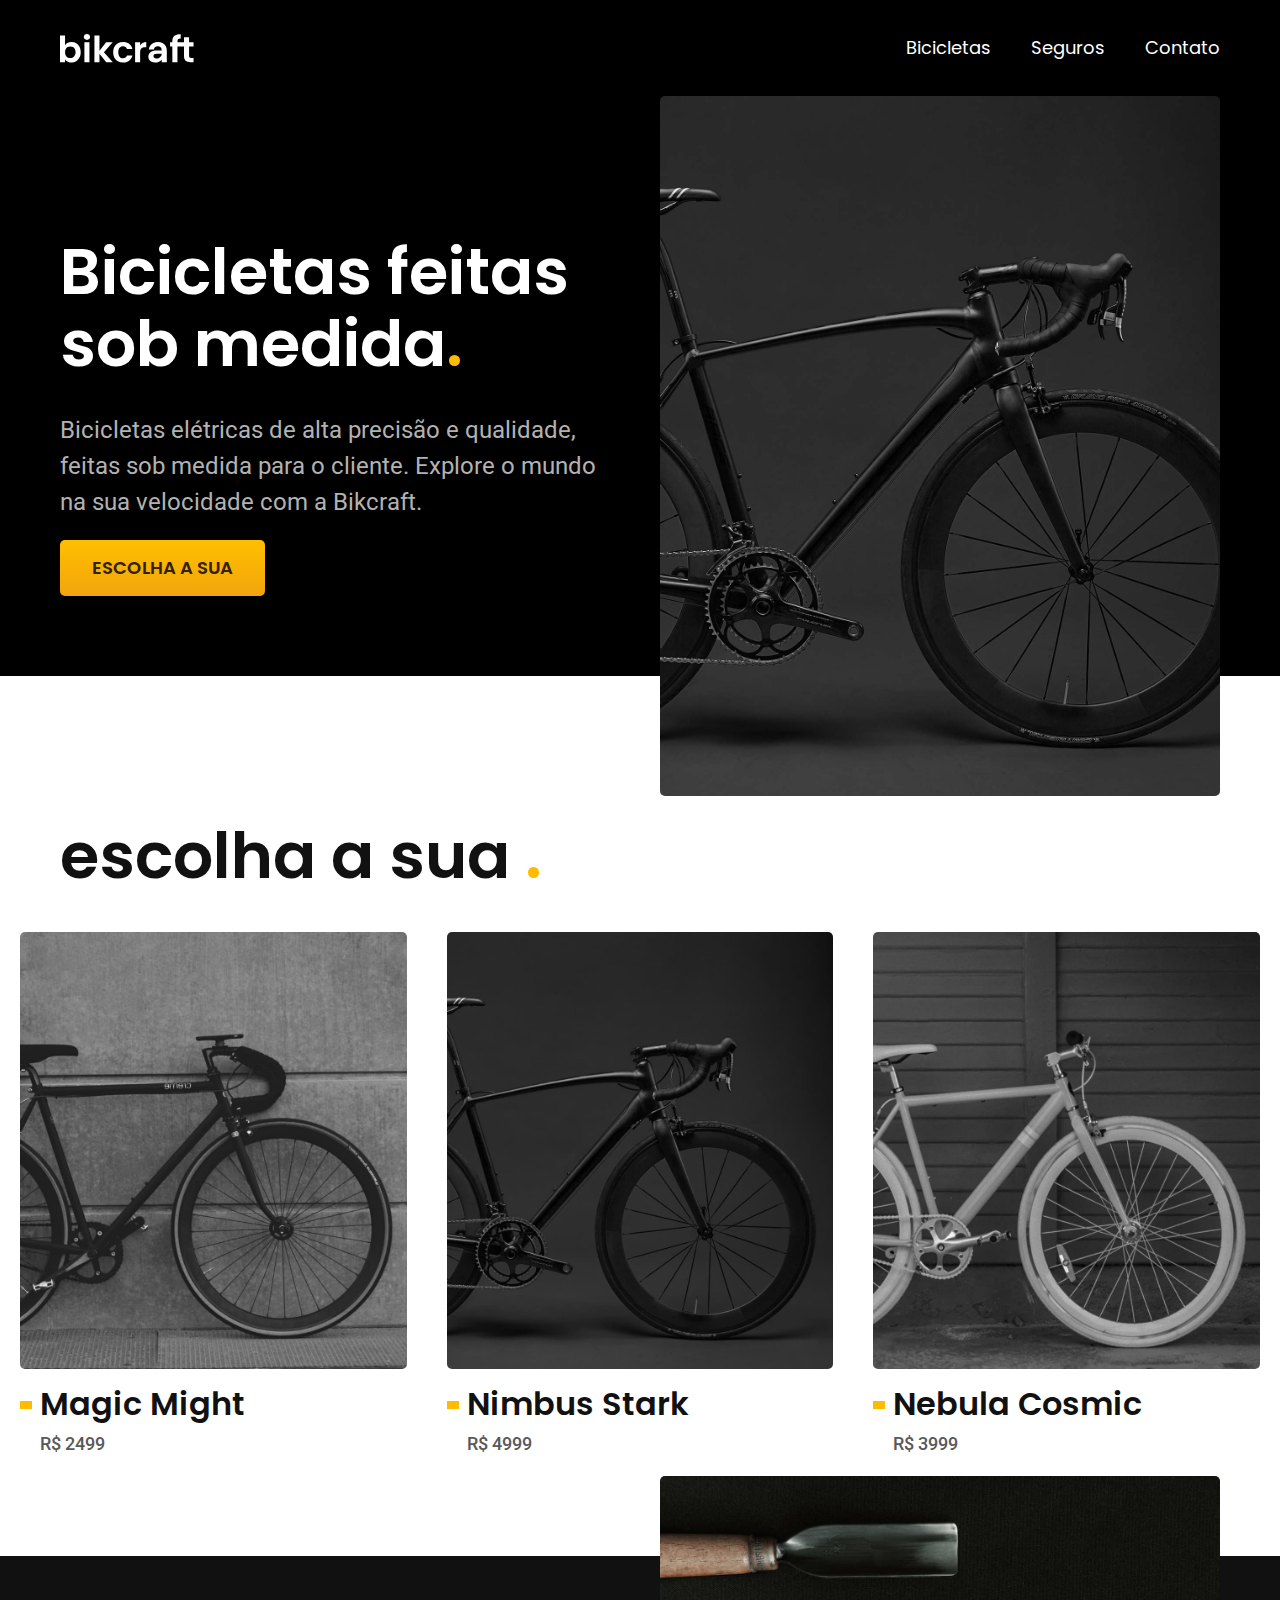
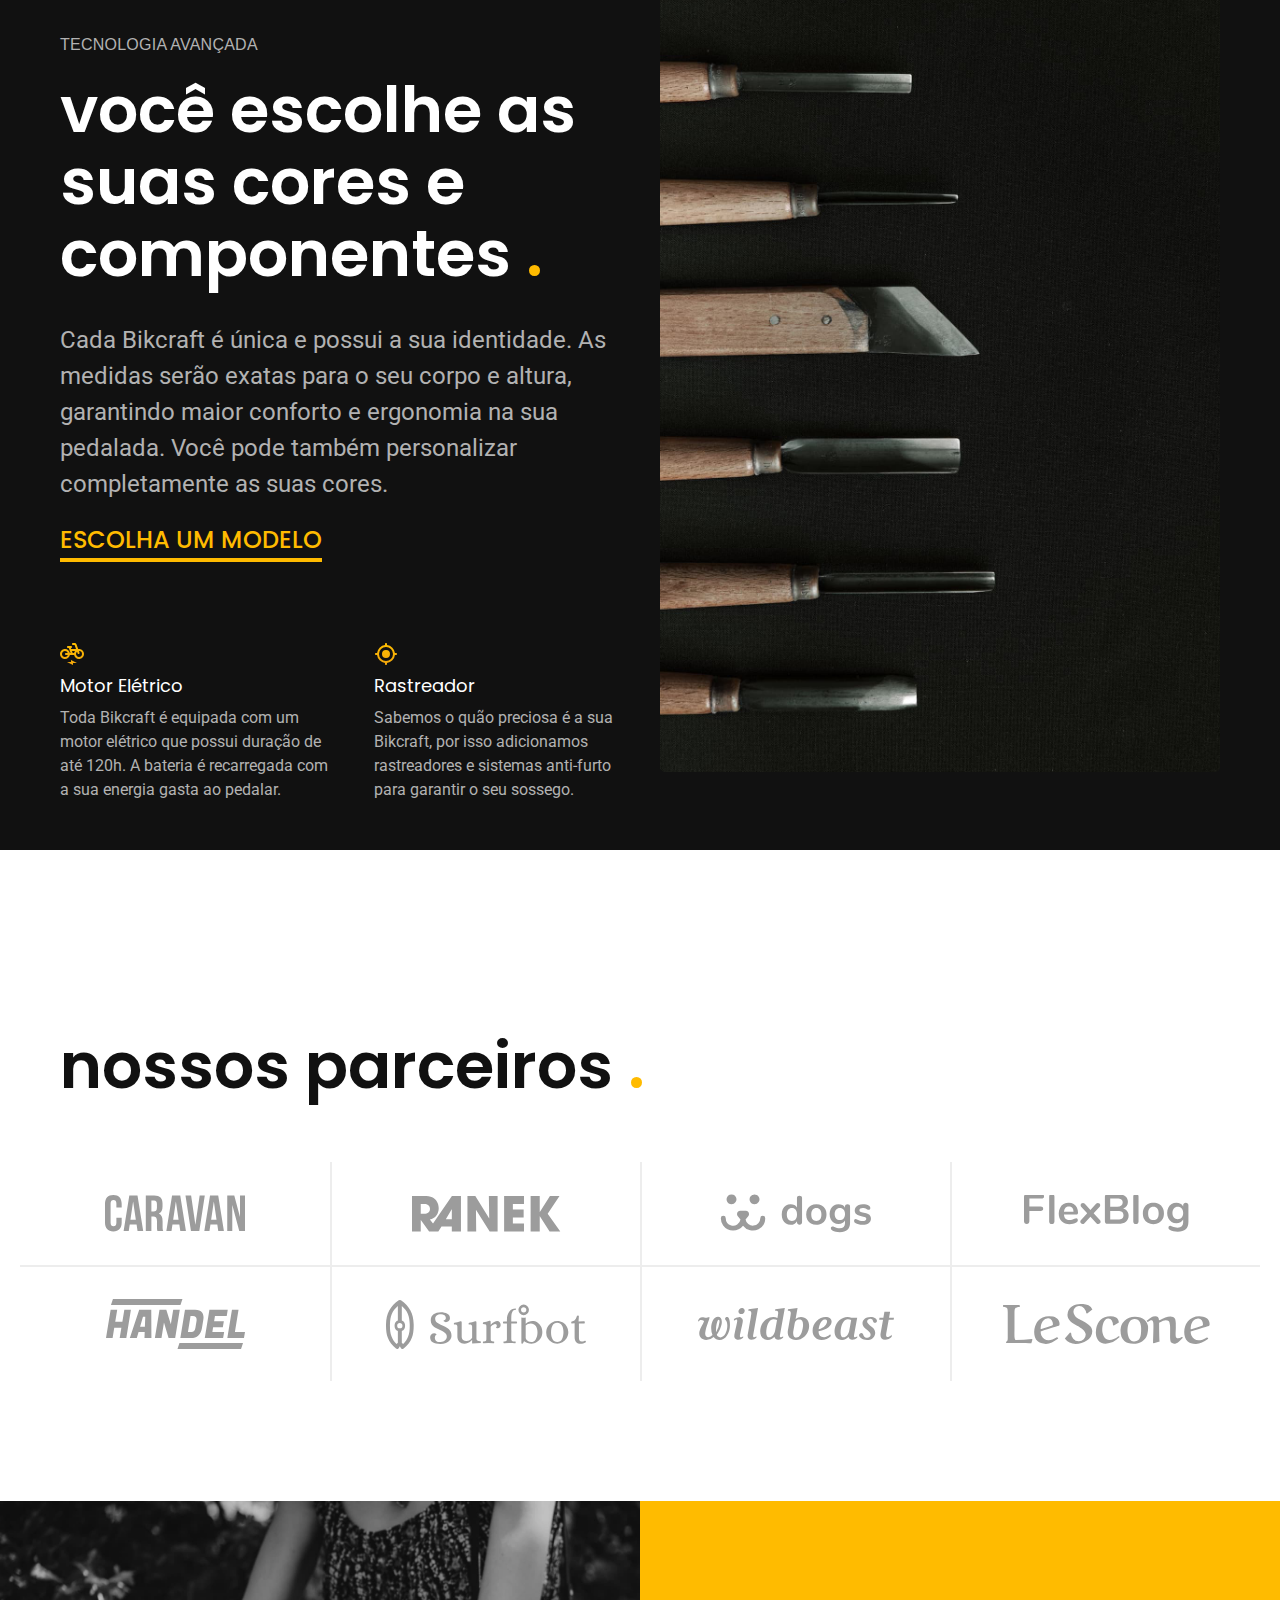
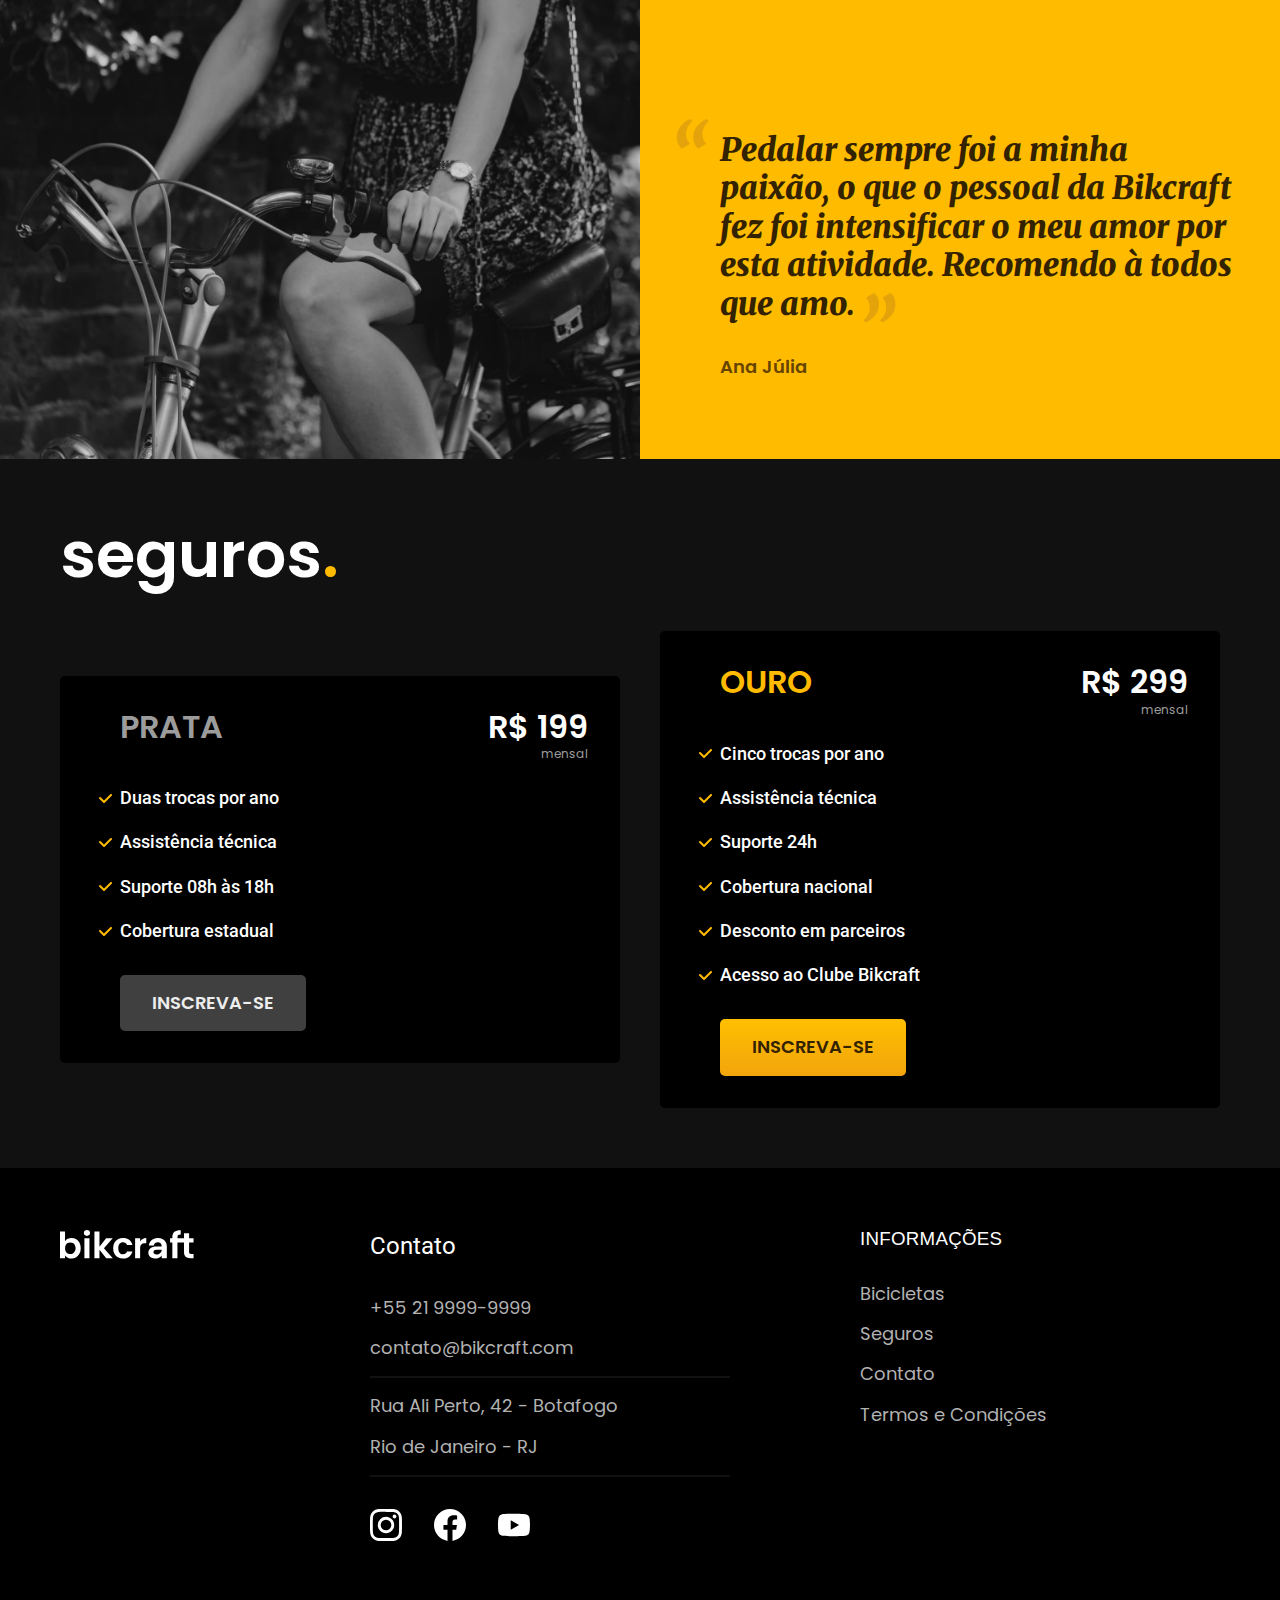
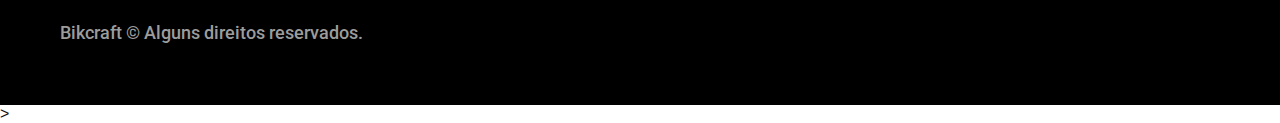
<file: index.html>
<!DOCTYPE html>
<html lang="pt-br">

<head>
    <meta charset="UTF-8">
    <meta name="viewport" content="width=device-width, initial-scale=1.0">
    <link rel="stylesheet" href="./css/style.min.css">
    <link rel="preload" href="./css/style.min.css" as="style">
    <title>Bikcraft - Bicicletas Elétricas</title>
    <meta name="description" content="Bicicletas elétricas de alta precisão e qualidade,  feitas sob medida para o cliente. Explore o mundo na sua velocidade com a Bikcraft.">

    <script>document.documentElement.classList.add('js');</script>

    <link rel="preconnect" href="https://fonts.googleapis.com">
    <link rel="preconnect" href="https://fonts.gstatic.com" crossorigin>
    <link href="https://fonts.googleapis.com/css2?family=Merriweather:ital,wght@1,900&family=Poppins:wght@400;600&family=Roboto:wght@400;500&display=swap" rel="stylesheet">

</head>

</body>
<header class="header-bg">
    <div class="header container">
        <a href="./">
            <img src="/img/bikcraft.svg" alt="Bikcraft">
        </a>

        <nav aria-label="primaria">
            <ul class="header-menu font-1-m cor-0">
                <li><a href="./bicicletas.html">Bicicletas</a></li>
                <li><a href="./seguros.html">Seguros</a></li>
                <li><a href="./contato.html">Contato</a></li>
            </ul>
        </nav>
    </div>
</header>

<main class="introducao-bg">
    <div class="introducao container">
        <div class="introducao-conteudo">
            <h1 class="font-1-xxl cor-0 fadeInDown" data-anime="200">Bicicletas feitas sob medida<span class="cor-p1">.</span></h1>
            <p class="font-2-l cor-5 fadeInDown" data-anime="400">Bicicletas elétricas de alta precisão e qualidade, feitas sob medida para o cliente. Explore o mundo na sua velocidade com a Bikcraft.</p>
            <a class="botao fadeInDown" href="./bicicletas.html" data-anime="600">Escolha a sua</a>
        </div>
        <div>
            <img src="/img/fotos/introducao.jpg" alt="Bicicleta elétrica preta" data-anime="600">
        </div>
    </div>
</main>

<article class="bicicletas-lista">
    <h2 class="container font-1-xxl">escolha a sua <span class="cor-p1">.</span></h2>

    <ul>
        <li>
            <a href="./bicicletas/magic.html">
                <img src="/img/bicicletas/magic-home.jpg" alt="Bicicleta preta">
                <h3 class="font-1-xl">Magic Might</h3>
                <span class="font-2-m cor-8">R$ 2499</span>
            </a>
        </li>

        <li>
            <a href="./bicicletas/nimbus.html">
                <img src="/img/bicicletas/nimbus-home.jpg" alt="Bicicleta preta">
                <h3 class="font-1-xl">Nimbus Stark</h3>
                <span class="font-2-m cor-8">R$ 4999</span>
            </a>
        </li>

        <li>
            <a href="./bicicletas/nebula.html">
                <img src="/img/bicicletas/nebula-home.jpg" alt="Bicicleta preta">
                <h3 class="font-1-xl">Nebula Cosmic</h3>
                <span class="font-2-m cor-8">R$ 3999</span>
            </a>
        </li>
    </ul>
</article>

<article class="tecnologia-bg">
    <div class="tecnologia container">
        <div class="tecnologia-conteudo">
            <span class="font-2-1-b cor-5">Tecnologia Avançada</span>
            <h2 class="font-1-xxl cor-0">você escolhe as suas cores e componentes <span class="cor-p1">.</span></h2>
            <p class="font-2-l cor-5">Cada Bikcraft é única e possui a sua identidade. As medidas serão exatas para o seu corpo e altura, garantindo maior conforto e ergonomia na sua pedalada. Você pode também personalizar completamente as suas cores.</p>
            <a class="link" href="./bicicletas.html">Escolha um modelo</a>
            <div class="tecnologia-vantagens">
                <div>
                    <img src="./img/icones/eletrica.svg" alt="">
                    <h3 class="font-1-m cor-0">Motor Elétrico</h3>
                    <p class="font-2-s cor-5">Toda Bikcraft é equipada com um motor elétrico que possui duração de até 120h. A bateria é recarregada com a sua energia gasta ao pedalar.</p>
                </div>
                <div>
                    <img src="./img/icones/rastreador.svg" alt="">
                    <h3 class="font-1-m cor-0">Rastreador</h3>
                    <p class="font-2-s cor-5">Sabemos o quão preciosa é a sua Bikcraft, por isso adicionamos rastreadores e sistemas anti-furto para garantir o seu sossego.</p>
                </div>
            </div>
        </div>

        <div class="tecnologia-img">
            <img src="/img/fotos/tecnologia.jpg" alt="">
        </div>
    </div>
</article>

<section class="parceiros" aria-label="Nossos Parceiros">
    <h2 class="container font-1-xxl">nossos parceiros <span class="cor-p1">.</span></h2>

    <ul>
        <li><img src="/img/parceiros/caravan.svg" alt="caravan"></li>
        <li><img src="/img/parceiros/ranek.svg" alt="ranek"></li>
        <li><img src="/img/parceiros/dogs.svg" alt="dogs"></li>
        <li><img src="/img/parceiros/flexblog.svg" alt="flexblog"></li>
        <li><img src="/img/parceiros/handel.svg" alt=""></li>
        <li><img src="/img/parceiros/surfbot.svg" alt="surfbot"></li>
        <li><img src="/img/parceiros/wildbeast.svg" alt="wildbeast"></li>
        <li><img src="/img/parceiros/lescone.svg" alt="lescone"></li>
    </ul>
</section>

<section class="depoimento" aria-label="Depoimento">
    <div>
        <img src="/img/fotos/depoimento.jpg" alt="Pessoa pedalando uma Bikcraft">
    </div>
    <div class="depoimento-conteudo">
        <blockquote class="font-1-xl cor-p5">
            <p>Pedalar sempre foi a minha paixão, o que o pessoal da Bikcraft fez foi intensificar o meu amor por esta atividade. Recomendo à todos que amo.</p>
        </blockquote>
        <span class="font-1-m-b cor-p4">Ana Júlia</span>
    </div>
</section>

<article class="seguros-bg">
    <div class="seguros container">
        <h2 class="font-1-xxl cor-0">seguros<span class="cor-p1">.</span></h2>
        <div class="seguros-item">
            <h3 class="font-1-xl cor-6">PRATA</h3>
            <span class="font-1-xl cor-0">R$ 199 <span class="font-1-xs cor-6">mensal</span></span>
            <ul class="font-2-m cor-0">
                <li>Duas trocas por ano</li>
                <li>Assistência técnica</li>
                <li>Suporte 08h às 18h</li>
                <li>Cobertura estadual</li>
            </ul>
            <a class="botao secundario" href="/orcamento.html">Inscreva-se</a>
        </div>

        <div class="seguros-item">
            <h3 class="font-1-xl cor-p1">OURO</h3>
            <span class="font-1-xl cor-0">R$ 299 <span class="font-1-xs cor-6">mensal</span></span>
            <ul class="font-2-m cor-0">
                <li>Cinco trocas por ano</li>
                <li>Assistência técnica</li>
                <li>Suporte 24h</li>
                <li>Cobertura nacional</li>
                <li>Desconto em parceiros</li>
                <li>Acesso ao Clube Bikcraft</li>
            </ul>
            <a class="botao" href="/orcamento.html">Inscreva-se</a>
        </div>
    </div>
</article>

<footer class="footer-bg">
    <div class="footer container">
        <img src="/img/bikcraft.svg" alt="Bikcraft">
        <div class="footer-contato">
            <h3 class="font-2-l cor-0">Contato</h3>
            <ul class="font-1-m cor-5">
                <li><a href="tel:+5521999999999">+55 21 9999-9999</a></li>
                <li><a href="mailto:contato@bikcraft.com">contato@bikcraft.com</a></li>
                <li>Rua Ali Perto, 42 - Botafogo</li>
                <li>Rio de Janeiro - RJ</li>
            </ul>
            <div class="footer-redes">
                <a href="#"><img src="/img/redes/instagram.svg" alt="Instagram"></a>
                <a href="#"><img src="/img/redes/facebook.svg" alt="Facebook"></a>
                <a href="³"><img src="/img/redes/youtube.svg" alt="Youtube"></a>
            </div>
        </div>
        <div class="footer-informacoes">
            <h3 class="font-2-1-b cor-0">Informações</h3>
            <nav>
                <ul class="font-1-m cor-5">
                    <li><a href="./bicicletas.html">Bicicletas</a></li>
                    <li><a href="./seguros.html">Seguros</a></li>
                    <li><a href="./contato.html">Contato</a></li>
                    <li><a href="./termos.html">Termos e Condições</a></li>
                </ul>
            </nav>
        </div>
        <p class="footer-copy font-2-m cor-6">Bikcraft © Alguns direitos reservados.</p>
    </div>
</footer>

<script src="./js/plugins/simple-anime.js"></script>
<script src="./js/script.js"></script>
</body>>

</html>
</file>
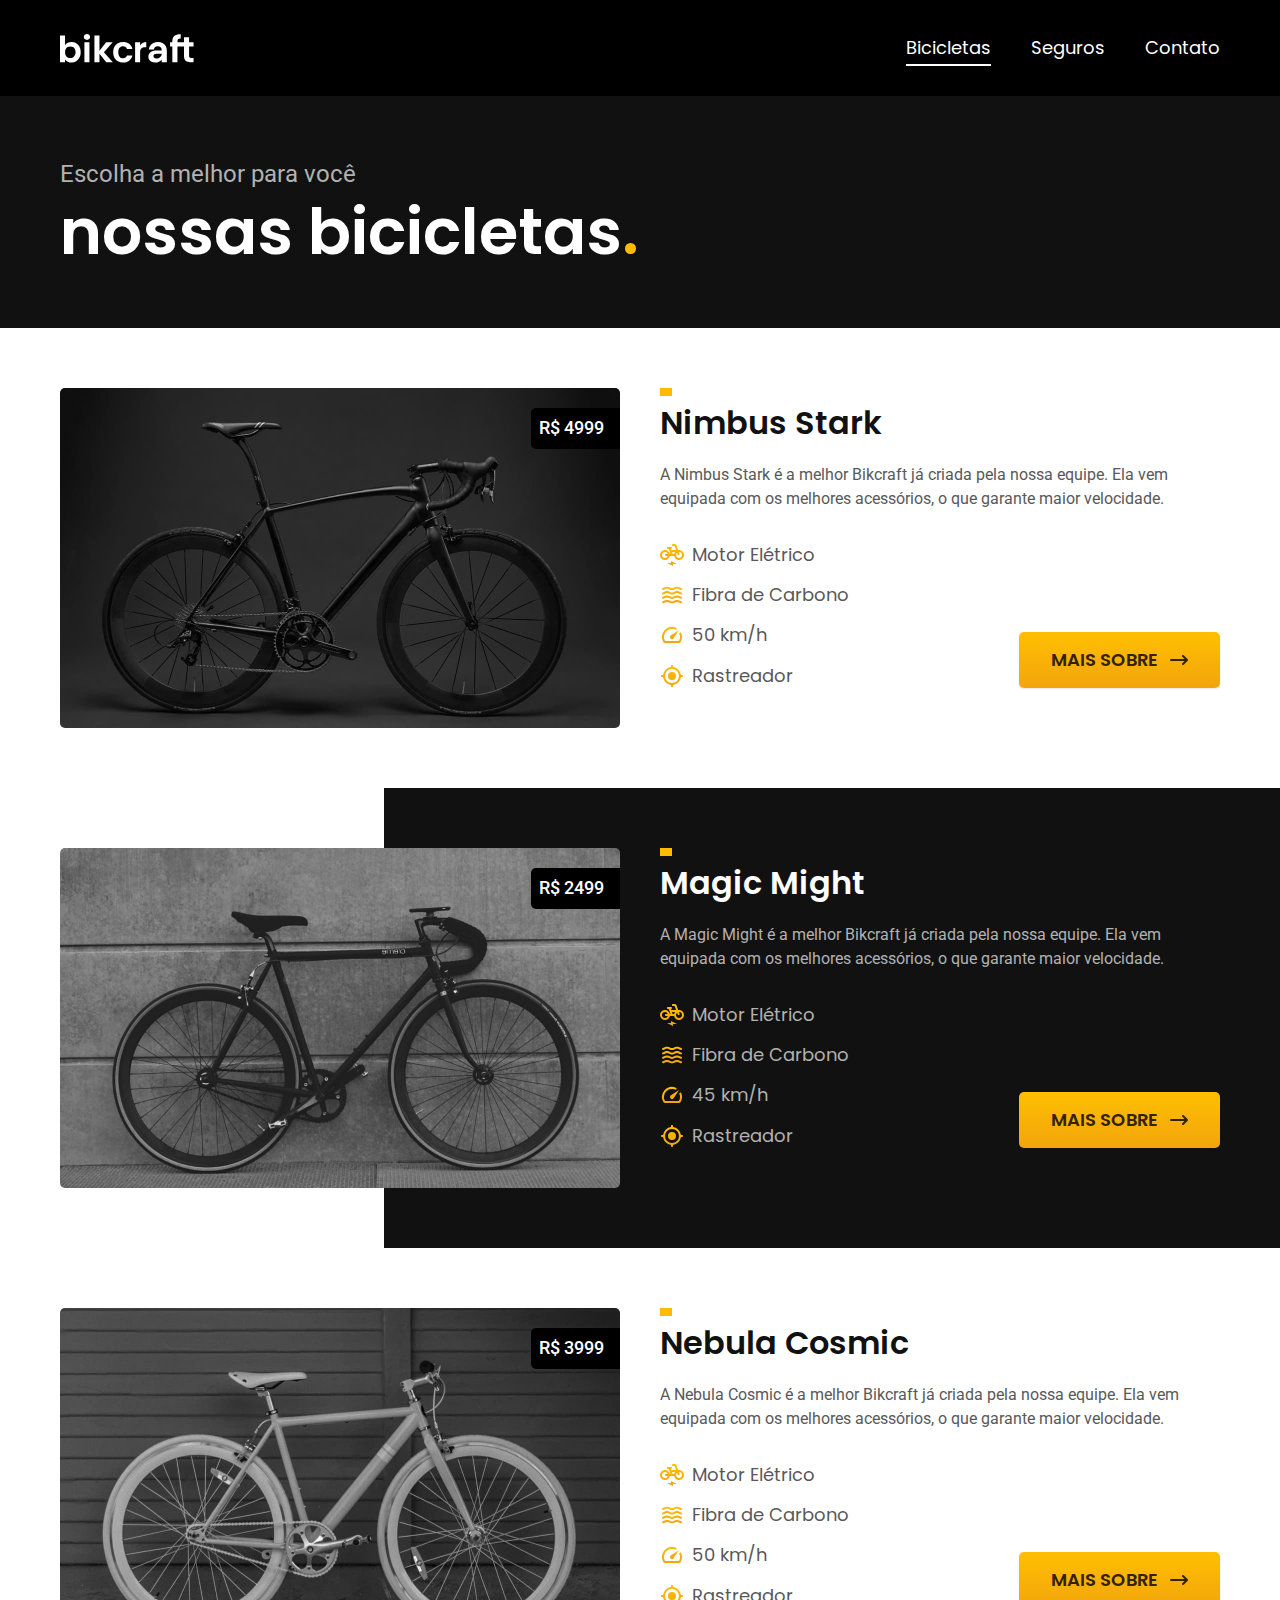
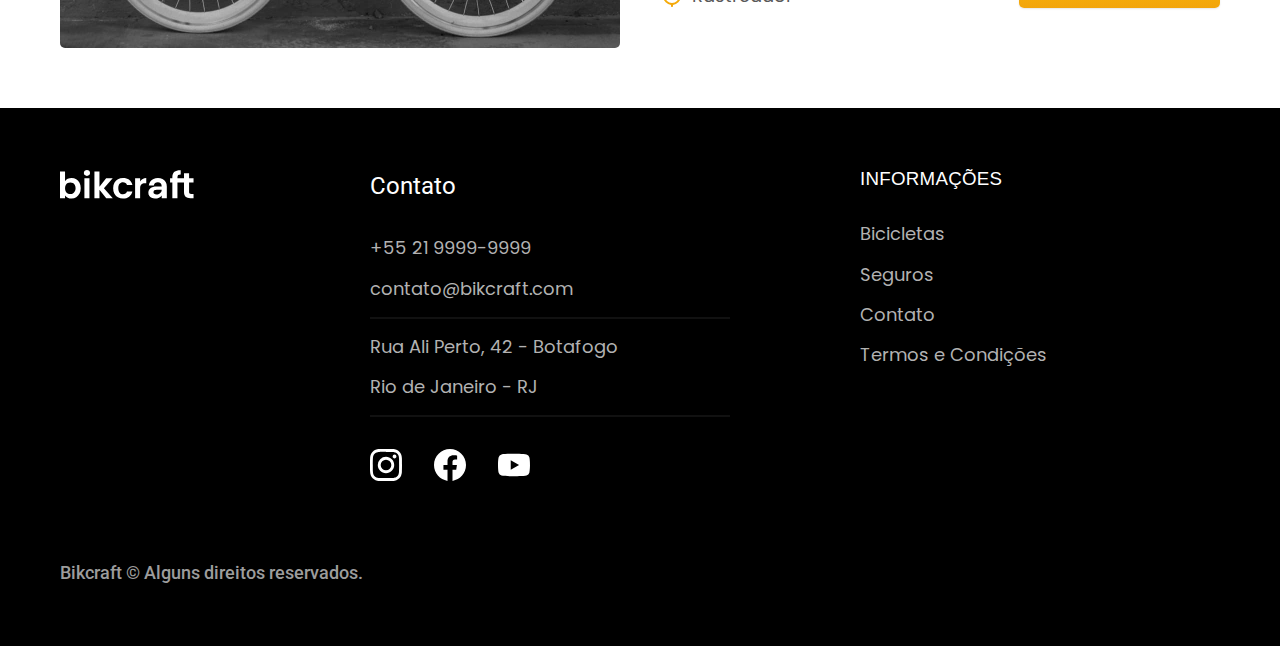
<file: bicicletas.html>
<!DOCTYPE html>
<html lang="en">

<head>
    <meta charset="UTF-8">
    <meta name="viewport" content="width=device-width, initial-scale=1.0">
    <link rel="stylesheet" href="/css/style.min.css">
    <title>Bicicletas - Bikcraft</title>
    <meta name="description" content="Bicicletas">

    <script>document.documentElement.classList.add('js');</script>

    <link rel="preconnect" href="https://fonts.googleapis.com">
    <link rel="preconnect" href="https://fonts.gstatic.com" crossorigin>
    <link href="https://fonts.googleapis.com/css2?family=Merriweather:ital,wght@1,900&family=Poppins:wght@400;600&family=Roboto:wght@400;500&display=swap" rel="stylesheet">
</head>


<body id="bicicletas">
    <header class="header-bg">
        <div class="header container">
            <a href="./">
                <img src="/img/bikcraft.svg" alt="Bikcraft">
            </a>

            <nav aria-label="primaria">
                <ul class="header-menu font-1-m cor-0">
                    <li><a href="./bicicletas.html">Bicicletas</a></li>
                    <li><a href="./seguros.html">Seguros</a></li>
                    <li><a href="./contato.html">Contato</a></li>
                </ul>
            </nav>
        </div>
    </header>

    <main>
        <div class="titulo-bg">
            <div class="titulo container">
                <p class="font-2-l-b cor-5">Escolha a melhor para você</p>
                <h1 class="font-1-xxl cor-0">nossas bicicletas<span class="cor-p1">.</span></h1>
            </div>
        </div>

        <div class="bicicletas container">
            <div class="bicicletas-imagem">
                <img src="/img/bicicletas/nimbus.jpg" alt="Bicicleta preta">
                <span class="font-2-m cor-0">R$ 4999</span>
            </div>
            <div class="bicicletas-conteudo">
                <h2 class="font-1-xl">Nimbus Stark</h2>
                <p class="font-2-s cor-8">A Nimbus Stark é a melhor Bikcraft já criada pela nossa equipe. Ela vem equipada com os melhores acessórios, o que garante maior velocidade.</p>
                <ul class="font-1-m cor-8">
                    <li><img src="/img/icones/eletrica.svg">Motor Elétrico</li>
                    <li><img src="/img/icones/carbono.svg">Fibra de Carbono </li>
                    <li><img src="/img/icones/velocidade.svg">50 km/h</li>
                    <li><img src="/img/icones/rastreador.svg">Rastreador</li>
                </ul>
                <a class="botao seta" href="./bicicletas/nimbus.html">Mais Sobre</a>
            </div>
        </div>

        <div class="bicicletas-bg">
            <div class="bicicletas container">
                <div class="bicicletas-imagem">
                    <img src="/img/bicicletas/magic.jpg" alt="Bicicleta preta">
                    <span class="font-2-m cor-0">R$ 2499</span>
                </div>
                <div class="bicicletas-conteudo">
                    <h2 class="font-1-xl cor-0">Magic Might</h2>
                    <p class="font-2-s cor-5">A Magic Might é a melhor Bikcraft já criada pela nossa equipe. Ela vem equipada com os melhores acessórios, o que garante maior velocidade.</p>
                    <ul class="font-1-m cor-5">
                        <li><img src="/img/icones/eletrica.svg">Motor Elétrico</li>
                        <li><img src="/img/icones/carbono.svg">Fibra de Carbono </li>
                        <li><img src="/img/icones/velocidade.svg">45 km/h</li>
                        <li><img src="/img/icones/rastreador.svg">Rastreador</li>
                    </ul>
                    <a class="botao seta" href="./bicicletas/magic.html">Mais Sobre</a>
                </div>
            </div>
        </div>

        <div class="bicicletas container">
            <div class="bicicletas-imagem">
                <img src="/img/bicicletas/nebula.jpg" alt="Bicicleta preta">
                <span class="font-2-m cor-0">R$ 3999</span>
            </div>
            <div class="bicicletas-conteudo">
                <h2 class="font-1-xl">Nebula Cosmic</h2>
                <p class="font-2-s cor-8">A Nebula Cosmic é a melhor Bikcraft já criada pela nossa equipe. Ela vem equipada com os melhores acessórios, o que garante maior velocidade.</p>
                <ul class="font-1-m cor-8">
                    <li><img src="/img/icones/eletrica.svg">Motor Elétrico</li>
                    <li><img src="/img/icones/carbono.svg">Fibra de Carbono </li>
                    <li><img src="/img/icones/velocidade.svg">50 km/h</li>
                    <li><img src="/img/icones/rastreador.svg">Rastreador</li>
                </ul>
                <a class="botao seta" href="./bicicletas/nebula.html">Mais Sobre</a>
            </div>
        </div>

    </main>

    <footer class="footer-bg">
        <div class="footer container">
            <img src="/img/bikcraft.svg" alt="Bikcraft">
            <div class="footer-contato">
                <h3 class="font-2-l cor-0">Contato</h3>
                <ul class="font-1-m cor-5">
                    <li><a href="tel:+5521999999999">+55 21 9999-9999</a></li>
                    <li><a href="mailto:contato@bikcraft.com">contato@bikcraft.com</a></li>
                    <li>Rua Ali Perto, 42 - Botafogo</li>
                    <li>Rio de Janeiro - RJ</li>
                </ul>
                <div class="footer-redes">
                    <a href="#"><img src="/img/redes/instagram.svg" alt="Instagram"></a>
                    <a href="#"><img src="/img/redes/facebook.svg" alt="Facebook"></a>
                    <a href="³"><img src="/img/redes/youtube.svg" alt="Youtube"></a>
                </div>
            </div>
            <div class="footer-informacoes">
                <h3 class="font-2-1-b cor-0">Informações</h3>
                <nav>
                    <ul class="font-1-m cor-5">
                        <li><a href="./bicicletas.html">Bicicletas</a></li>
                        <li><a href="./seguros.html">Seguros</a></li>
                        <li><a href="./contato.html">Contato</a></li>
                        <li><a href="./termos.html">Termos e Condições</a></li>
                    </ul>
                </nav>
            </div>
            <p class="footer-copy font-2-m cor-6">Bikcraft © Alguns direitos reservados.</p>
        </div>
    </footer>

    <script src="./js/script.js"></script>
</body>

</html>
</file>
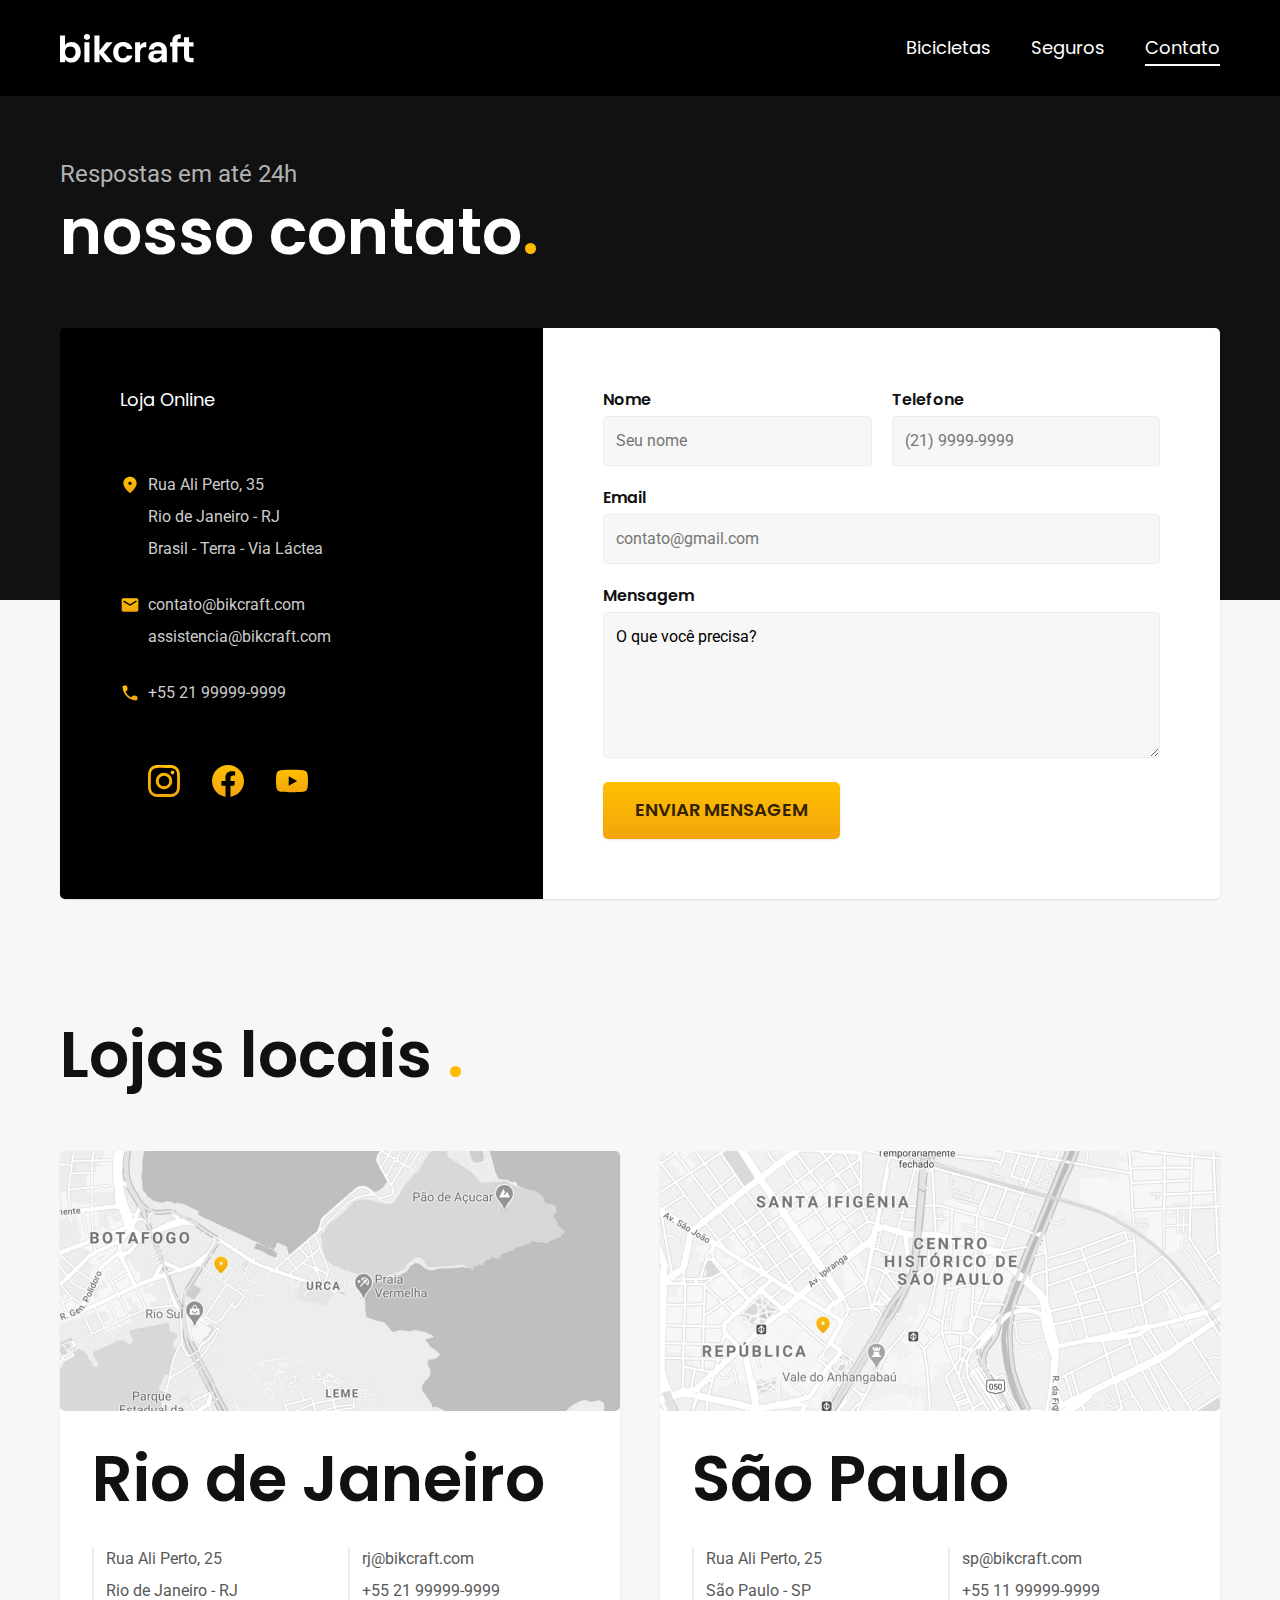
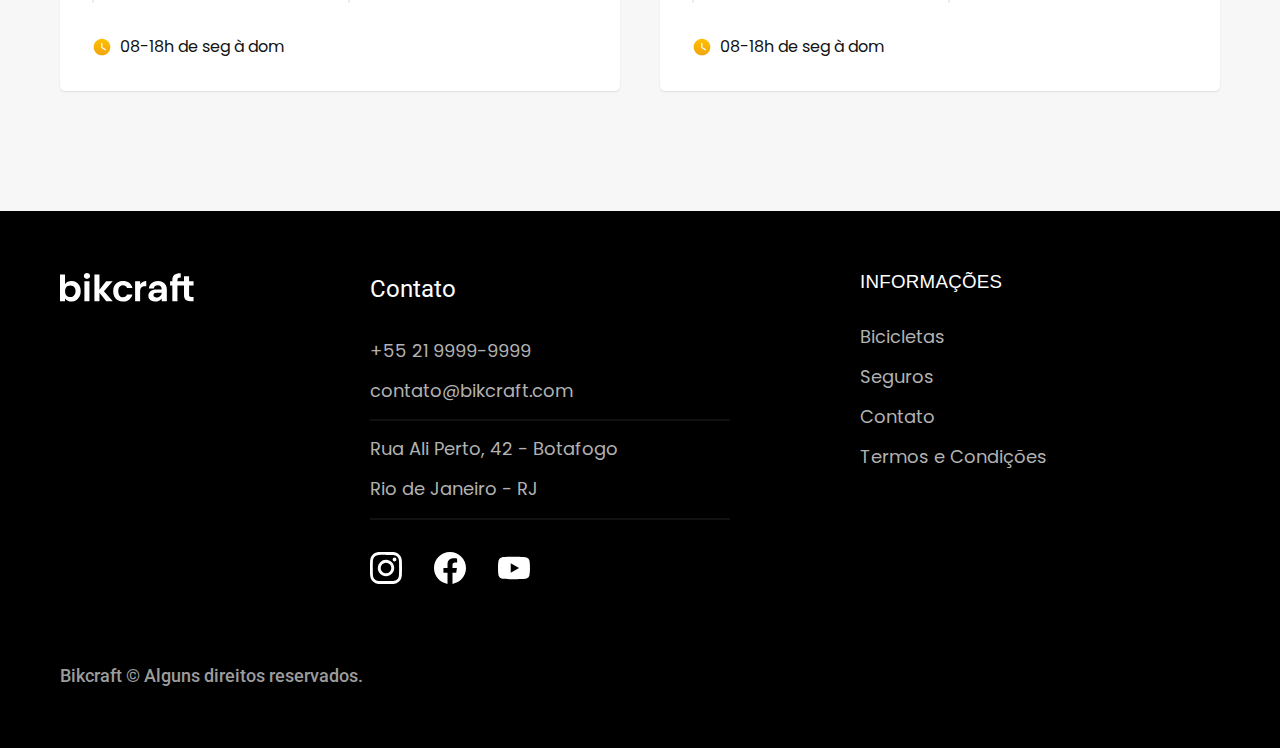
<file: contato.html>
<!DOCTYPE html>
<html lang="en">

<head>
    <meta charset="UTF-8">
    <meta name="viewport" content="width=device-width, initial-scale=1.0">
    <link rel="stylesheet" href="/css/style.min.css">
    <title>Contato - Bikcraft</title>
    <meta name="description" content="Termos e Condições.">

    <script>document.documentElement.classList.add('js');</script>

    <link rel="preconnect" href="https://fonts.googleapis.com">
    <link rel="preconnect" href="https://fonts.gstatic.com" crossorigin>
    <link href="https://fonts.googleapis.com/css2?family=Merriweather:ital,wght@1,900&family=Poppins:wght@400;600&family=Roboto:wght@400;500&display=swap" rel="stylesheet">
</head>

<body id="contato">
    <header class="header-bg">
        <div class="header container">
            <a href="./">
                <img src="/img/bikcraft.svg" alt="Bikcraft">
            </a>

            <nav aria-label="primaria">
                <ul class="header-menu font-1-m cor-0">
                    <li><a href="./bicicletas.html">Bicicletas</a></li>
                    <li><a href="./seguros.html">Seguros</a></li>
                    <li><a href="./contato.html">Contato</a></li>
                </ul>
            </nav>
        </div>
    </header>

    <main>
        <div class="titulo-bg">
            <div class="titulo container">
                <p class="font-2-l-b cor-5">Respostas em até 24h</p>
                <h1 class="font-1-xxl cor-0">nosso contato<span class="cor-p1">.</span></h1>
            </div>
        </div>

        <div class="contato container">
            <section class="contato-dados" aria-label="Endereço">
                <h2 class="font-1-m cor-0">Loja Online</h2>
                <div class="contato-endereco font-2-s cor-4">
                    <p>Rua Ali Perto, 35</p>
                    <p>Rio de Janeiro - RJ</p>
                    <p>Brasil - Terra - Via Láctea</p>
                </div>
                <address class="contato-meios font-2-s cor-4">
                    <a href="mailto:contato@bikcraft.com">contato@bikcraft.com</a>
                    <a href="mailto:assistencia@bikcraft">assistencia@bikcraft.com</a>
                    <a href="tel:+5521999999999">+55 21 99999-9999</a>
                </address>
                <div class="contato-rede">
                    <a href="#"><img src="/img/redes/instagram-p.svg" alt="Instagram"></a>
                    <a href="#"><img src="/img/redes/facebook-p.svg" alt="Facebook"></a>
                    <a href="³"><img src="/img/redes/youtube-p.svg" alt="Youtube"></a>
                </div>
            </section>
            <section class="contato-formulario" aria-label="Formulário">
                <form class="form" action="./contato.html">
                    <div>
                        <label for="nome">Nome</label>
                        <input type="text" id="nome" name="nome" placeholder="Seu nome">
                    </div>
                    <div>
                        <label for="telefone">Telefone</label>
                        <input type="text" id="telefone" name="telefone" placeholder="(21) 9999-9999">
                    </div>
                    <div class="col-2">
                        <label for="email">Email</label>
                        <input type="email" id="email" name="email" placeholder="contato@gmail.com">
                    </div>
                    <div class="col-2">
                        <label for="mensagem">Mensagem</label>
                        <textarea rows="5" id="mensagem" name="mensagem">O que você precisa?</textarea>
                    </div>
                    <button class="botao col-2">Enviar Mensagem</button>
                </form>
            </section>
        </div>
    </main>


    <article class="lojas container">
        <h2 class="font-1-xxl">Lojas locais <span class="cor-p1">.</span></h2>
        <div class="lojas-item">
            <img src="./img/lojas/rj.jpg" alt="">
            <div class="lojas-conteudo">
                <h3 class="font-1-xxl">Rio de Janeiro</h3>
                <div class="lojas-dados font-2-s cor-8">
                    <p>Rua Ali Perto, 25</p>
                    <p>Rio de Janeiro - RJ</p>
                </div>
                <div class="lojas-dados font-2-s cor-8">
                    <a href="mailto:rj@bikcraft">rj@bikcraft.com</a>
                    <a href="tel:+5521999999999">+55 21 99999-9999</a>
                </div>
                <p class="lojas-tempo font-1-s"> <img src="./img/icones/horario.svg" alt="">08-18h de seg à dom</p>
            </div>
        </div>

        <div class="lojas-item">
            <img src="./img/lojas/sp.jpg" alt="">
            <div class="lojas-conteudo">
                <h3 class="font-1-xxl">São Paulo</h3>
                <div class="lojas-dados font-2-s cor-8">
                    <p>Rua Ali Perto, 25</p>
                    <p>São Paulo - SP</p>
                </div>
                <div class="lojas-dados font-2-s cor-8">
                    <a href="mailto:sp@bikcraft">sp@bikcraft.com</a>
                    <a href="tel:+5511999999999">+55 11 99999-9999</a>
                </div>
                <p class="lojas-tempo font-1-s"> <img src="./img/icones/horario.svg" alt="">08-18h de seg à dom</p>
            </div>
        </div>
    </article>

    <footer class="footer-bg">
        <div class="footer container">
            <img src="/img/bikcraft.svg" alt="Bikcraft">
            <div class="footer-contato">
                <h3 class="font-2-l cor-0">Contato</h3>
                <ul class="font-1-m cor-5">
                    <li><a href="tel:+5521999999999">+55 21 9999-9999</a></li>
                    <li><a href="mailto:contato@bikcraft.com">contato@bikcraft.com</a></li>
                    <li>Rua Ali Perto, 42 - Botafogo</li>
                    <li>Rio de Janeiro - RJ</li>
                </ul>
                <div class="footer-redes">
                    <a href="#"><img src="/img/redes/instagram.svg" alt="Instagram"></a>
                    <a href="#"><img src="/img/redes/facebook.svg" alt="Facebook"></a>
                    <a href="³"><img src="/img/redes/youtube.svg" alt="Youtube"></a>
                </div>
            </div>
            <div class="footer-informacoes">
                <h3 class="font-2-1-b cor-0">Informações</h3>
                <nav>
                    <ul class="font-1-m cor-5">
                        <li><a href="./bicicletas.html">Bicicletas</a></li>
                        <li><a href="./seguros.html">Seguros</a></li>
                        <li><a href="./contato.html">Contato</a></li>
                        <li><a href="./termos.html">Termos e Condições</a></li>
                    </ul>
                </nav>
            </div>
            <p class="footer-copy font-2-m cor-6">Bikcraft © Alguns direitos reservados.</p>
        </div>
    </footer>

    <script src="./js/script.js"></script>
</body>

</html>
</file>
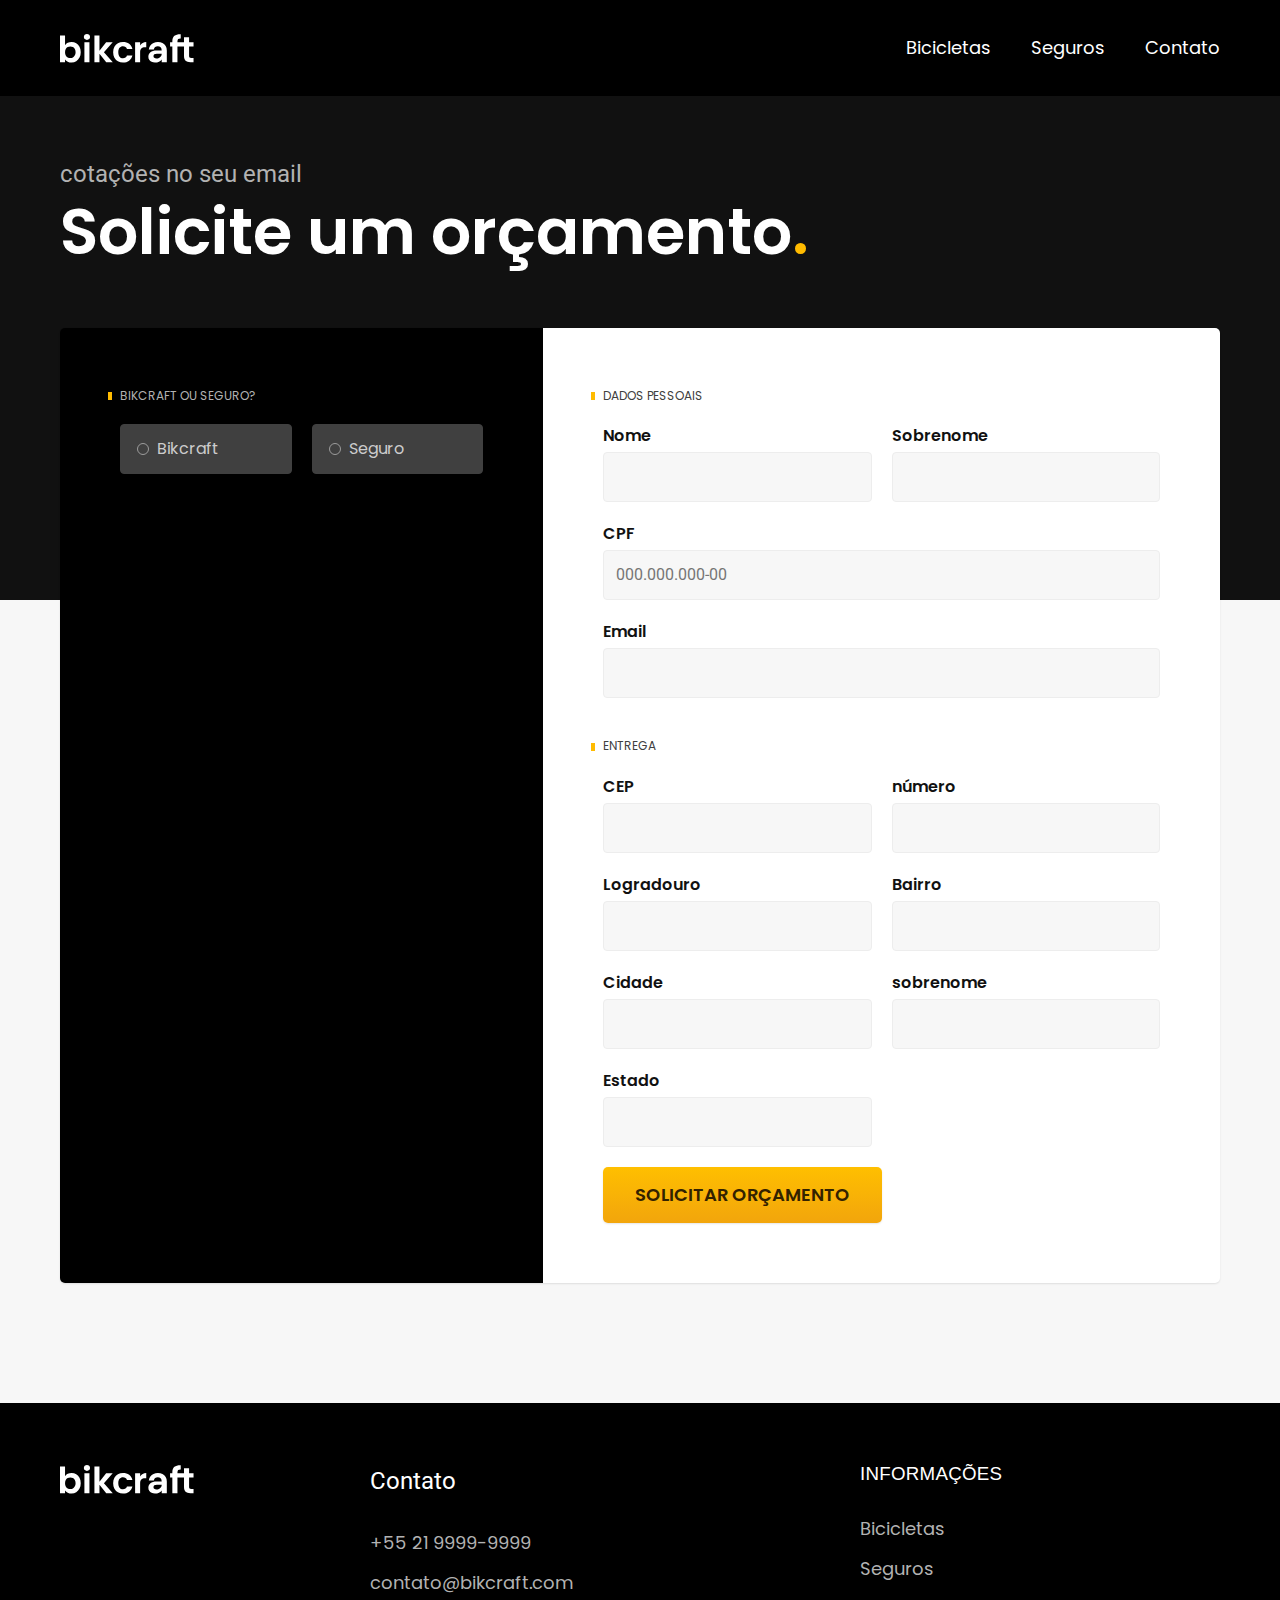
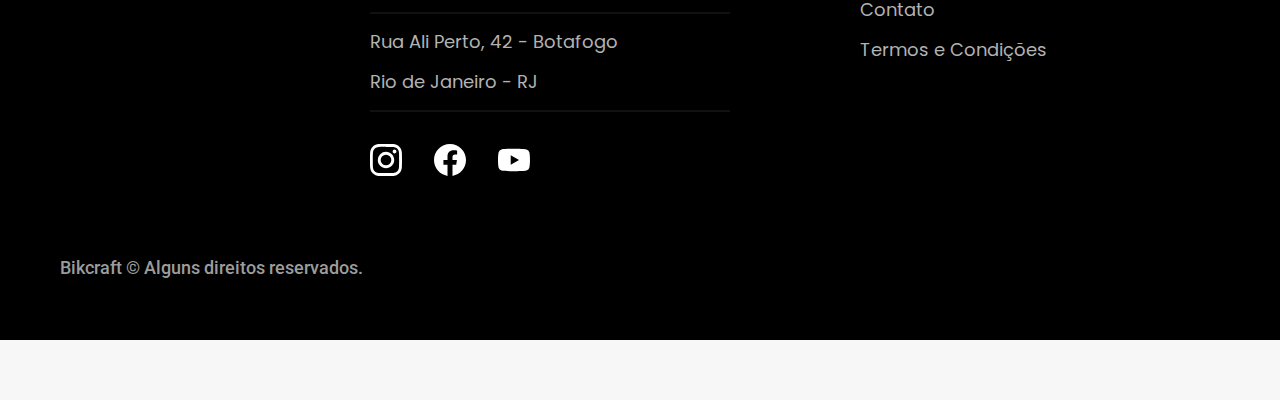
<file: orcamento.html>
<!DOCTYPE html>
<html lang="pt-br">

<head>
    <meta charset="UTF-8">
    <meta name="viewport" content="width=device-width, initial-scale=1.0">
    <link rel="stylesheet" href="/css/style.min.css">
    <title>Orçamento - Bikcraft</title>
    <meta name="description" content="Termos e Condições.">

    <script>document.documentElement.classList.add('js');</script>

    <link rel="preconnect" href="https://fonts.googleapis.com">
    <link rel="preconnect" href="https://fonts.gstatic.com" crossorigin>
    <link href="https://fonts.googleapis.com/css2?family=Merriweather:ital,wght@1,900&family=Poppins:wght@400;600&family=Roboto:wght@400;500&display=swap" rel="stylesheet">
</head>

<body id="orcamento">
    <header class="header-bg">
        <div class="header container">
            <a href="./">
                <img src="/img/bikcraft.svg" alt="Bikcraft">
            </a>

            <nav aria-label="primaria">
                <ul class="header-menu font-1-m cor-0">
                    <li><a href="./bicicletas.html">Bicicletas</a></li>
                    <li><a href="./seguros.html">Seguros</a></li>
                    <li><a href="./contato.html">Contato</a></li>
                </ul>
            </nav>
        </div>
    </header>

    <main>
        <div class="titulo-bg">
            <div class="titulo container">
                <p class="font-2-l-b cor-5">cotações no seu email</p>
                <h1 class="font-1-xxl cor-0">Solicite um orçamento<span class="cor-p1">.</span></h1>
            </div>
        </div>

        <form class="orcamento container" action="./">
            <div class="orcamento-produto">
                <h2 class="font-1-xs cor-5">Bikcraft ou Seguro?</h2>

                <input type="radio" name="tipo" value="bikcraft" id="bikcraft">
                <label for="bikcraft">Bikcraft</label>

                <input type="radio" name="tipo" value="seguro" id="seguro">
                <label for="seguro">Seguro</label>

                <div class="orcamento-conteudo" id="orcamento-bikcraft">
                    <h2 class="font-1-xs cor-5">Escolha a sua </h2>

                    <input type="radio" name="produto" value="nimbus" id="nimbus">
                    <label for="nimbus">Nimbus Stark <span>R$ 4999</span></label>
                    <div class="orcamento-detalhes">
                        <ul class="font-1-xs cor-8">
                            <li><img src="./img/icones/eletrica.svg" alt=""> Motor Elétrico</li>
                            <li><img src="./img/icones/carbono.svg" alt=""> Fibra de Carbono</li>
                            <li><img src="./img/icones/velocidade.svg" alt=""> 50 km/h</li>
                            <li><img src="./img/icones/rastreador.svg" alt=""> Rastreador</li>
                        </ul>
                        <img src="./img//bicicletas/nimbus.jpg" alt="">
                    </div>

                    <input type="radio" name="produto" value="magic" id="magic">
                    <label for="magic">Magic Might <span>R$ 2499</span></label>
                    <div class="orcamento-detalhes">
                        <ul class="font-1-xs cor-8">
                            <li><img src="./img/icones/eletrica.svg" alt=""> Motor Elétrico</li>
                            <li><img src="./img/icones/carbono.svg" alt=""> Fibra de Carbono</li>
                            <li><img src="./img/icones/velocidade.svg" alt=""> 45 km/h</li>
                            <li><img src="./img/icones/rastreador.svg" alt=""> Rastreador</li>
                        </ul>
                        <img src="./img//bicicletas/magic.jpg" alt="">
                    </div>

                    <input type="radio" name="produto" value="nebula" id="nebula">
                    <label for="nebula">Nebula Cosmic <span>R$ 3999</span></label>
                    <div class="orcamento-detalhes">
                        <ul class="font-1-xs cor-8">
                            <li><img src="./img/icones/eletrica.svg" alt=""> Motor Elétrico</li>
                            <li><img src="./img/icones/carbono.svg" alt=""> Fibra de Carbono</li>
                            <li><img src="./img/icones/velocidade.svg" alt=""> 40 km/h</li>
                            <li><img src="./img/icones/rastreador.svg" alt=""> Rastreador</li>
                        </ul>
                        <img src="./img//bicicletas/nebula.jpg" alt="">
                    </div>

                </div>

                <div class="orcamento-conteudo" id="orcamento-seguro">
                    <h2 class="font-1-xs cor-5">Escolha o plano</h2>

                    <input type="radio" name="produto" value="prata" id="prata">
                    <label for="prata">Prata <span>R$ 199</span></label>

                    <input type="radio" name="produto" value="ouro" id="ouro">
                    <label for="ouro">Ouro <span>R$ 299</span></label>
                </div>

            </div>
            <div class="orcamento-dados form">
                <h2 class="font-1-xs cor-9 col-2">dados pessoais</h2>
                <div>
                    <label for="nome">Nome</label>
                    <input type="text" id="nome" name="nome">
                </div>
                <div>
                    <label for="sobrenome">Sobrenome</label>
                    <input type="text" id="sobrenome" name="sobrenome">
                </div>
                <div class="col-2">
                    <label for="cpf">CPF</label>
                    <input type="text" id="cpf" name="cpf" placeholder="000.000.000-00">
                </div>
                <div class="col-2">
                    <label for="email">Email</label>
                    <input type="email" id="email" name="email">
                </div>
                <h2 class="font-1-xs cor-9 col-2">entrega</h2>
                <div>
                    <label for="cep">CEP</label>
                    <input type="text" id="cep" name="cep">
                </div>
                <div>
                    <label for="numero">número</label>
                    <input type="text" id="numero" name="numero">
                </div>
                <div>
                    <label for="logradouro">Logradouro</label>
                    <input type="text" id="logradouro" name="logradouro">
                </div>
                <div>
                    <label for="bairro">Bairro</label>
                    <input type="text" id="bairro" name="bairro">
                </div>
                <div>
                    <label for="cidade">Cidade</label>
                    <input type="text" id="cidade" name="cidade">
                </div>
                <div>
                    <label for="sobrenome">sobrenome</label>
                    <input type="text" id="sobrenome" name="sobrenome">
                </div>
                <div>
                    <label for="estado">Estado</label>
                    <input type="text" id="estado" name="estado">
                </div>
                <button class="botao col-2">Solicitar Orçamento</button>
            </div>
        </form>
    </main>

    <footer class="footer-bg">
        <div class="footer container">
            <img src="/img/bikcraft.svg" alt="Bikcraft">
            <div class="footer-contato">
                <h3 class="font-2-l cor-0">Contato</h3>
                <ul class="font-1-m cor-5">
                    <li><a href="tel:+5521999999999">+55 21 9999-9999</a></li>
                    <li><a href="mailto:contato@bikcraft.com">contato@bikcraft.com</a></li>
                    <li>Rua Ali Perto, 42 - Botafogo</li>
                    <li>Rio de Janeiro - RJ</li>
                </ul>
                <div class="footer-redes">
                    <a href="#"><img src="/img/redes/instagram.svg" alt="Instagram"></a>
                    <a href="#"><img src="/img/redes/facebook.svg" alt="Facebook"></a>
                    <a href="³"><img src="/img/redes/youtube.svg" alt="Youtube"></a>
                </div>
            </div>
            <div class="footer-informacoes">
                <h3 class="font-2-1-b cor-0">Informações</h3>
                <nav>
                    <ul class="font-1-m cor-5">
                        <li><a href="./bicicletas.html">Bicicletas</a></li>
                        <li><a href="./seguros.html">Seguros</a></li>
                        <li><a href="./contato.html">Contato</a></li>
                        <li><a href="./termos.html">Termos e Condições</a></li>
                    </ul>
                </nav>
            </div>
            <p class="footer-copy font-2-m cor-6">Bikcraft © Alguns direitos reservados.</p>
        </div>
    </footer>

    <script src="./js/script.js"></script>
</body>

</html>
</file>
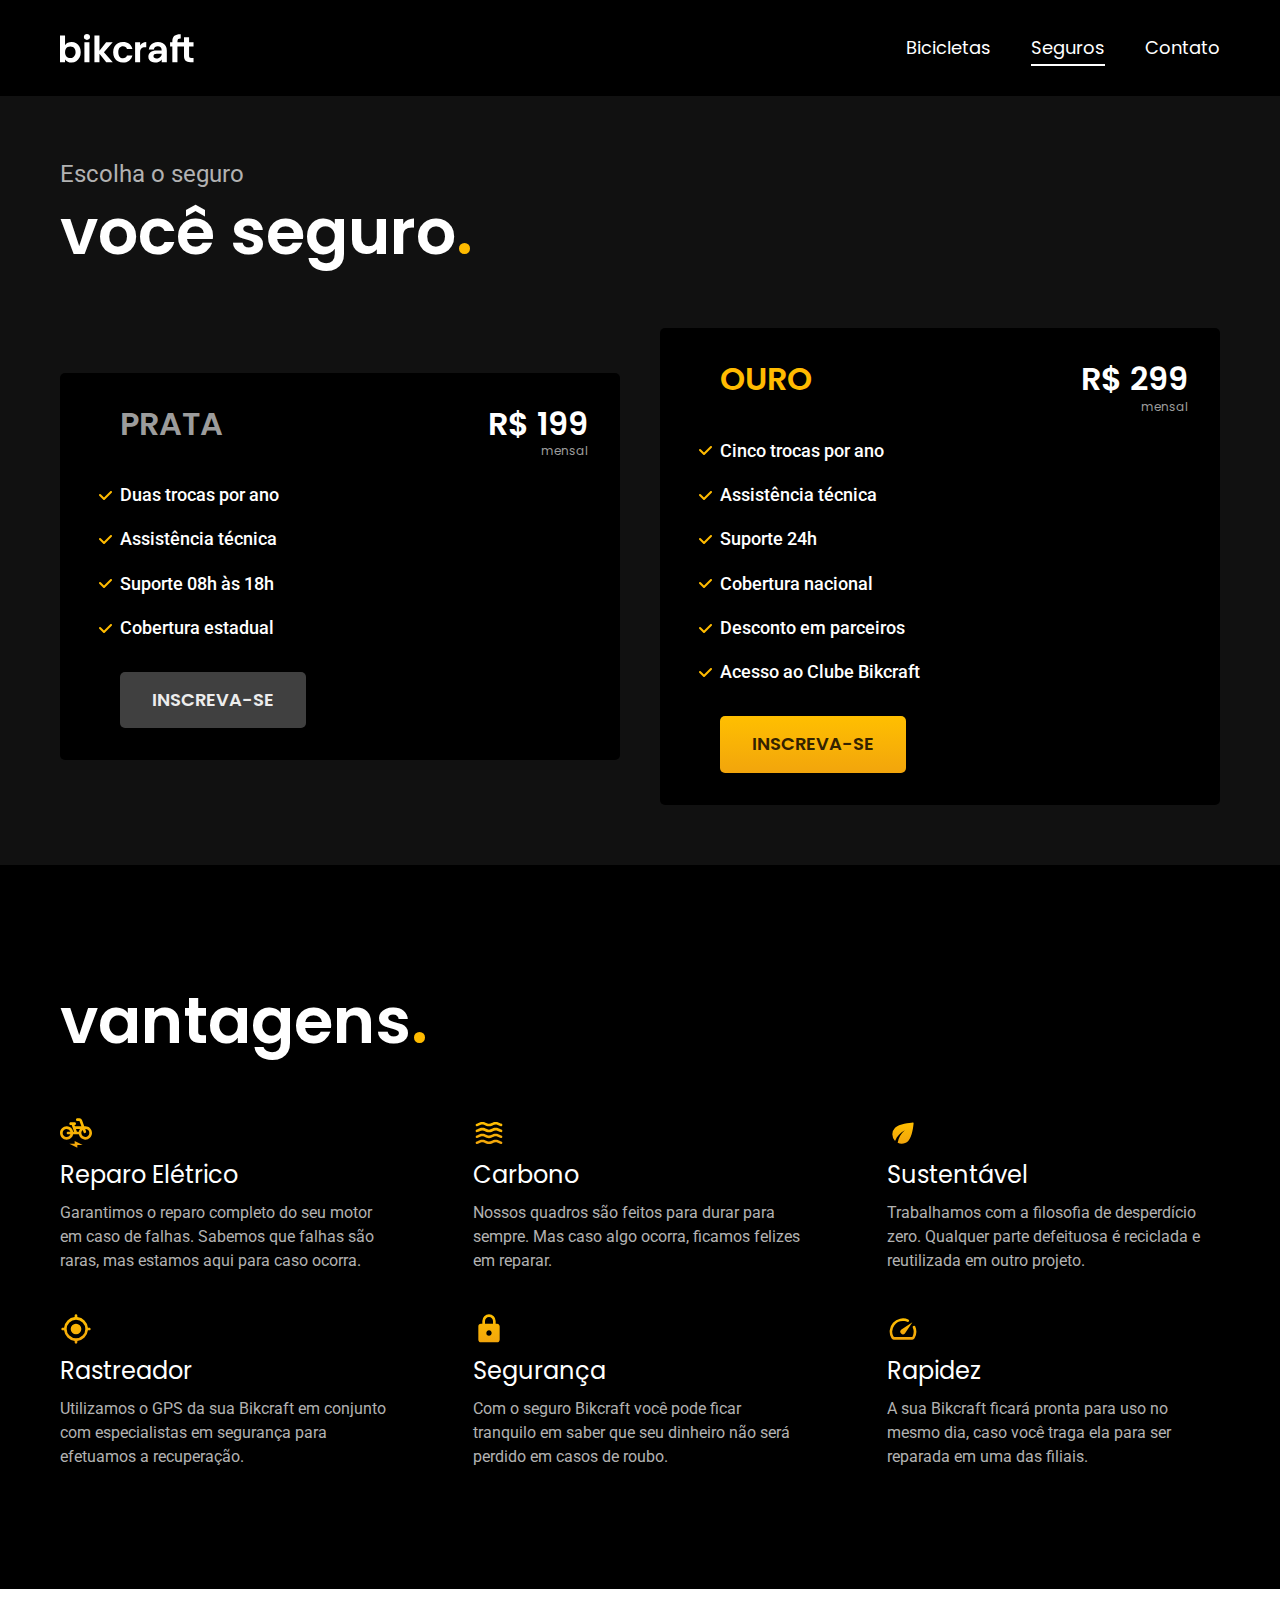
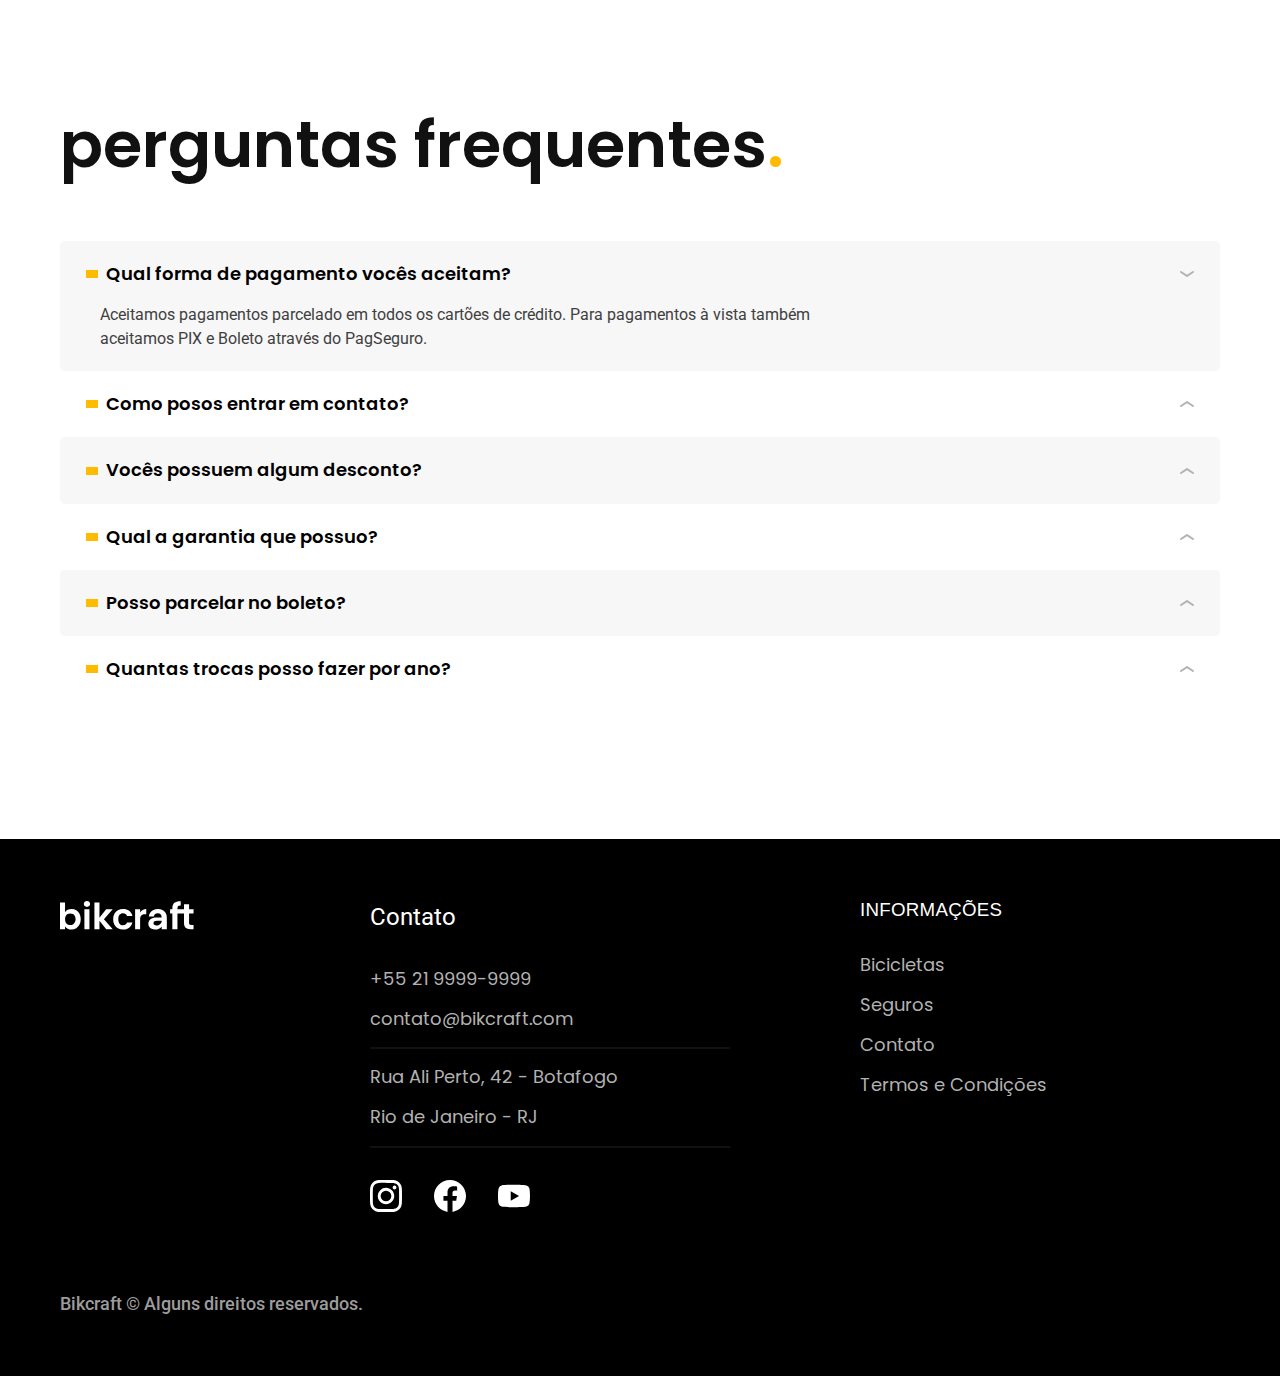
<file: seguros.html>
<!DOCTYPE html>
<html lang="en">

<head>
    <meta charset="UTF-8">
    <meta name="viewport" content="width=device-width, initial-scale=1.0">
    <link rel="stylesheet" href="/css/style.min.css">
    <title>Seguros - Bikcraft</title>
    <meta name="description" content="Seguros.">

    <script>document.documentElement.classList.add('js');</script>

    <link rel="preconnect" href="https://fonts.googleapis.com">
    <link rel="preconnect" href="https://fonts.gstatic.com" crossorigin>
    <link href="https://fonts.googleapis.com/css2?family=Merriweather:ital,wght@1,900&family=Poppins:wght@400;600&family=Roboto:wght@400;500&display=swap" rel="stylesheet">
</head>

<body id="seguros">
    <header class="header-bg">
        <div class="header container">
            <a href="./">
                <img src="/img/bikcraft.svg" alt="Bikcraft">
            </a>

            <nav aria-label="primaria">
                <ul class="header-menu font-1-m cor-0">
                    <li><a href="./bicicletas.html">Bicicletas</a></li>
                    <li><a href="./seguros.html">Seguros</a></li>
                    <li><a href="./contato.html">Contato</a></li>
                </ul>
            </nav>
        </div>
    </header>

    <main class="seguros-bg">
        <div class="titulo-bg">
            <div class="titulo container">
                <p class="font-2-l-b cor-5">Escolha o seguro</p>
                <h1 class="font-1-xxl cor-0">você seguro<span class="cor-p1">.</span></h1>
            </div>
        </div>

        <div class="seguros container">

            <div class="seguros-item fadeInDown" data-anime="200">
                <h3 class="font-1-xl cor-6">PRATA</h3>
                <span class="font-1-xl cor-0">R$ 199 <span class="font-1-xs cor-6">mensal</span></span>
                <ul class="font-2-m cor-0">
                    <li>Duas trocas por ano</li>
                    <li>Assistência técnica</li>
                    <li>Suporte 08h às 18h</li>
                    <li>Cobertura estadual</li>
                </ul>
                <a class="botao secundario" href="/orcamento.html?tipo=seguro&produto=prata">Inscreva-se</a>
            </div>

            <div class="seguros-item fadeInUp" data-anime="400">
                <h3 class="font-1-xl cor-p1">OURO</h3>
                <span class="font-1-xl cor-0">R$ 299 <span class="font-1-xs cor-6">mensal</span></span>
                <ul class="font-2-m cor-0">
                    <li>Cinco trocas por ano</li>
                    <li>Assistência técnica</li>
                    <li>Suporte 24h</li>
                    <li>Cobertura nacional</li>
                    <li>Desconto em parceiros</li>
                    <li>Acesso ao Clube Bikcraft</li>
                </ul>
                <a class="botao" href="/orcamento.html?tipo=seguro&produto=ouro">Inscreva-se</a>
            </div>
        </div>
    </main>

    <article class="vantagens-bg">
        <div class="vantagens container">
            <h2 class="font-1-xxl cor-0">vantagens<span class="cor-p1">.</span></h2>
            <ul>
                <li>
                    <img src="./img/icones/eletrica.svg" alt="">
                    <h3 class="font-1-l cor-0">Reparo Elétrico</h3>
                    <p class="font-2-s cor-5">Garantimos o reparo completo do seu motor em caso de falhas. Sabemos que falhas são raras, mas estamos aqui para caso ocorra.</p>
                </li>

                <li>
                    <img src="./img/icones/carbono.svg" alt="">
                    <h3 class="font-1-l cor-0">Carbono</h3>
                    <p class="font-2-s cor-5">Nossos quadros são feitos para durar para sempre. Mas caso algo ocorra, ficamos felizes em reparar.</p>
                </li>

                <li>
                    <img src="./img/icones/sustentavel.svg" alt="">
                    <h3 class="font-1-l cor-0">Sustentável</h3>
                    <p class="font-2-s cor-5">Trabalhamos com a filosofia de desperdício zero. Qualquer parte defeituosa é reciclada e reutilizada em outro projeto.</p>
                </li>

                <li>
                    <img src="./img/icones/rastreador.svg" alt="">
                    <h3 class="font-1-l cor-0">Rastreador</h3>
                    <p class="font-2-s cor-5">Utilizamos o GPS da sua Bikcraft em conjunto com especialistas em segurança para efetuamos a recuperação.</p>
                </li>

                <li>
                    <img src="./img/icones/seguro.svg" alt="">
                    <h3 class="font-1-l cor-0">Segurança</h3>
                    <p class="font-2-s cor-5">Com o seguro Bikcraft você pode ficar tranquilo em saber que seu dinheiro não será perdido em casos de roubo.</p>
                </li>

                <li>
                    <img src="./img/icones/velocidade.svg" alt="">
                    <h3 class="font-1-l cor-0">Rapidez</h3>
                    <p class="font-2-s cor-5">A sua Bikcraft ficará pronta para uso no mesmo dia, caso você traga ela para ser reparada em uma das filiais.</p>
                </li>
            </ul>
        </div>
    </article>

    <article class="perguntas container">
        <h2 class="font-1-xxl">perguntas frequentes<span class="cor-p1">.</span></h2>
        <dl>
            <div>
                <dt><button class="font-1-m-b" aria-controls="pergunta1" aria-expanded="true">Qual forma de pagamento vocês aceitam?</button></dt>
                <dd id="pergunta1" class="font-2-s cor-9 ativa">Aceitamos pagamentos parcelado em todos os cartões de crédito. Para pagamentos à vista também aceitamos PIX e Boleto através do PagSeguro.</dd>
            </div>
            <div>
                <dt><button class="font-1-m-b" aria-controls="pergunta2" aria-expanded="false">Como posos entrar em contato?</button></dt>
                <dd id="pergunta2" class="font-2-s cor-9">Aceitamos pagamentos parcelado em todos os cartões de crédito. Para pagamentos à vista também aceitamos PIX e Boleto através do PagSeguro.</dd>
            </div>
            <div>
                <dt> <button class="font-1-m-b" aria-controls="pergunta3" aria-expanded="false">Vocês possuem algum desconto?</button></dt>
                <dd id="pergunta3" class="font-2-s cor-9">Aceitamos pagamentos parcelado em todos os cartões de crédito. Para pagamentos à vista também aceitamos PIX e Boleto através do PagSeguro.</dd>
            </div>
            <div>
                <dt><button class="font-1-m-b" aria-controls="pergunta4" aria-expanded="false">Qual a garantia que possuo?</button></dt>
                <dd id="pergunta4" class="font-2-s cor-9">Aceitamos pagamentos parcelado em todos os cartões de crédito. Para pagamentos à vista também aceitamos PIX e Boleto através do PagSeguro.</dd>
            </div>
            <div>
                <dt><button class="font-1-m-b" aria-controls="pergunta5" aria-expanded="false">Posso parcelar no boleto?</button></dt>
                <dd id="pergunta5" class="font-2-s cor-9">Aceitamos pagamentos parcelado em todos os cartões de crédito. Para pagamentos à vista também aceitamos PIX e Boleto através do PagSeguro.</dd>
            </div>
            <div>
                <dt><button class="font-1-m-b" aria-controls="pergunta6" aria-expanded="false">Quantas trocas posso fazer por ano?</button></dt>
                <dd id="pergunta6" class="font-2-s cor-9">Aceitamos pagamentos parcelado em todos os cartões de crédito. Para pagamentos à vista também aceitamos PIX e Boleto através do PagSeguro.</dd>
            </div>
        </dl>
    </article>

    <footer class="footer-bg">
        <div class="footer container">
            <img src="/img/bikcraft.svg" alt="Bikcraft">
            <div class="footer-contato">
                <h3 class="font-2-l cor-0">Contato</h3>
                <ul class="font-1-m cor-5">
                    <li><a href="tel:+5521999999999">+55 21 9999-9999</a></li>
                    <li><a href="mailto:contato@bikcraft.com">contato@bikcraft.com</a></li>
                    <li>Rua Ali Perto, 42 - Botafogo</li>
                    <li>Rio de Janeiro - RJ</li>
                </ul>
                <div class="footer-redes">
                    <a href="#"><img src="/img/redes/instagram.svg" alt="Instagram"></a>
                    <a href="#"><img src="/img/redes/facebook.svg" alt="Facebook"></a>
                    <a href="³"><img src="/img/redes/youtube.svg" alt="Youtube"></a>
                </div>
            </div>
            <div class="footer-informacoes">
                <h3 class="font-2-1-b cor-0">Informações</h3>
                <nav>
                    <ul class="font-1-m cor-5">
                        <li><a href="./bicicletas.html">Bicicletas</a></li>
                        <li><a href="./seguros.html">Seguros</a></li>
                        <li><a href="./contato.html">Contato</a></li>
                        <li><a href="./termos.html">Termos e Condições</a></li>
                    </ul>
                </nav>
            </div>
            <p class="footer-copy font-2-m cor-6">Bikcraft © Alguns direitos reservados.</p>
        </div>
    </footer>

    <script src="./js/plugins/simple-anime.js"></script>
    <script src="./js/script.js"></script>
</body>

</html>
</file>
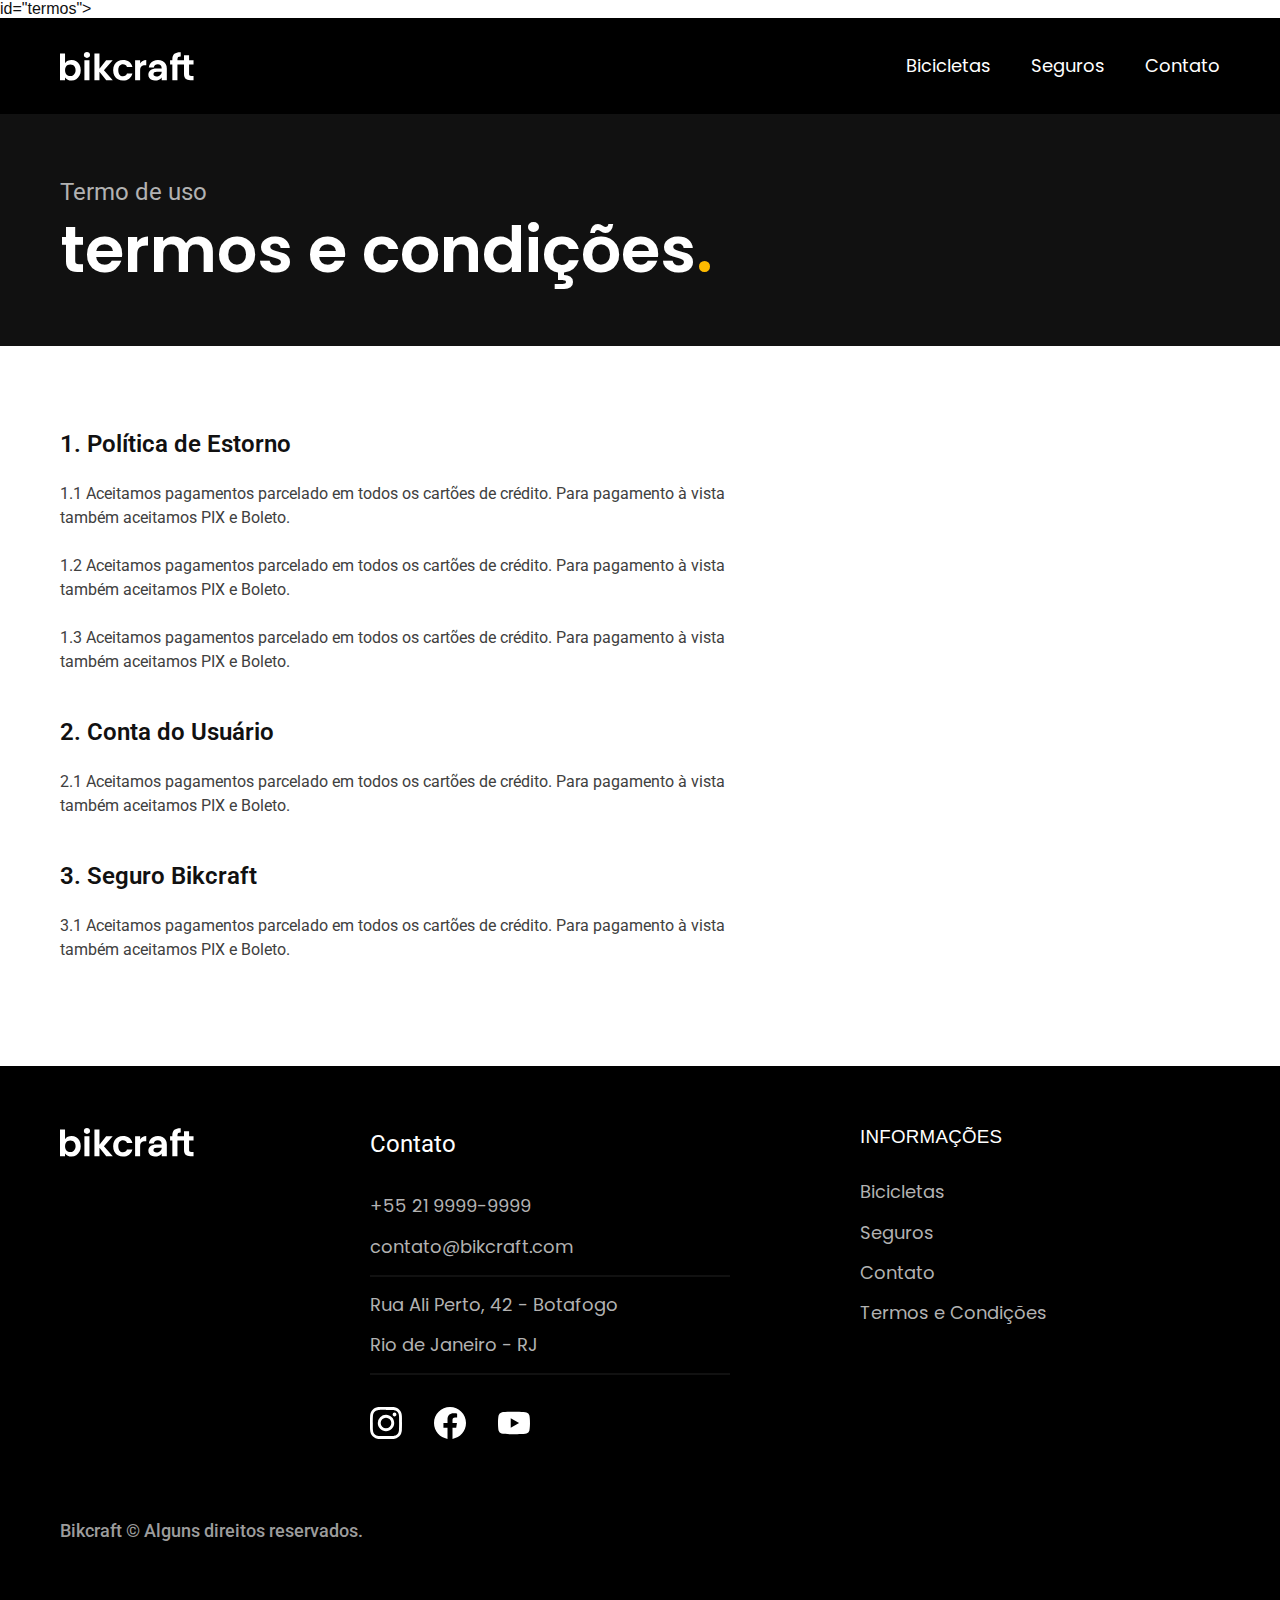
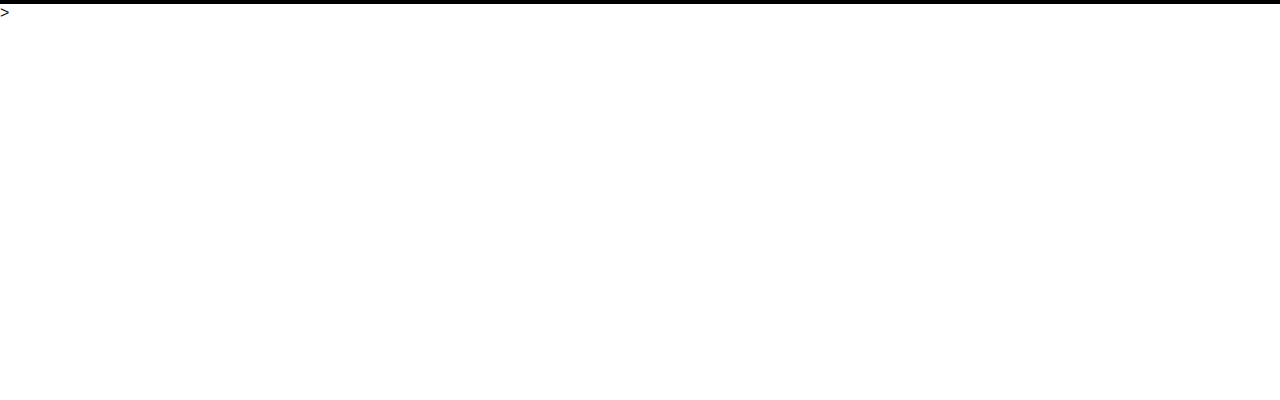
<file: termos.html>
<!DOCTYPE html>
<html lang="en">

<head>
    <meta charset="UTF-8">
    <meta name="viewport" content="width=device-width, initial-scale=1.0">
    <link rel="stylesheet" href="/css/style.min.css">
    <title>Termos e Condições - Bikcraft</title>
    <meta name="description" content="Termos e Condições.">

    <script>document.documentElement.classList.add('js');</script>

    <link rel="preconnect" href="https://fonts.googleapis.com">
    <link rel="preconnect" href="https://fonts.gstatic.com" crossorigin>
    <link href="https://fonts.googleapis.com/css2?family=Merriweather:ital,wght@1,900&family=Poppins:wght@400;600&family=Roboto:wght@400;500&display=swap" rel="stylesheet">
</head>

<script src="./js/script.js">
</script>
</body> id="termos">
<header class="header-bg">
    <div class="header container">
        <a href="./">
            <img src="/img/bikcraft.svg" alt="Bikcraft">
        </a>

        <nav aria-label="primaria">
            <ul class="header-menu font-1-m cor-0">
                <li><a href="./bicicletas.html">Bicicletas</a></li>
                <li><a href="./seguros.html">Seguros</a></li>
                <li><a href="./contato.html">Contato</a></li>
            </ul>
        </nav>
    </div>
</header>

<main>
    <div class="titulo-bg">
        <div class="titulo container">
            <p class="font-2-l-b cor-5">Termo de uso</p>
            <h1 class="font-1-xxl cor-0">termos e condições<span class="cor-p1">.</span></h1>
        </div>
    </div>

    <div class="termos font-2-s cor-9 container">
        <h2 class="font-1-1 cor-11">1. Política de Estorno</h2>
        <p>1.1 Aceitamos pagamentos parcelado em todos os cartões de crédito. Para pagamento à vista também aceitamos PIX e Boleto.</p>
        <p>1.2 Aceitamos pagamentos parcelado em todos os cartões de crédito. Para pagamento à vista também aceitamos PIX e Boleto.</p>
        <p>1.3 Aceitamos pagamentos parcelado em todos os cartões de crédito. Para pagamento à vista também aceitamos PIX e Boleto.</p>
        <h2 class="font-1-1 cor-11">2. Conta do Usuário</h2>
        <p>2.1 Aceitamos pagamentos parcelado em todos os cartões de crédito. Para pagamento à vista também aceitamos PIX e Boleto.</p>
        <h2 class="font-1-1 cor-11">3. Seguro Bikcraft</h2>
        <p>3.1 Aceitamos pagamentos parcelado em todos os cartões de crédito. Para pagamento à vista também aceitamos PIX e Boleto.</p>

    </div>
</main>

<footer class="footer-bg">
    <div class="footer container">
        <img src="/img/bikcraft.svg" alt="Bikcraft">
        <div class="footer-contato">
            <h3 class="font-2-l cor-0">Contato</h3>
            <ul class="font-1-m cor-5">
                <li><a href="tel:+5521999999999">+55 21 9999-9999</a></li>
                <li><a href="mailto:contato@bikcraft.com">contato@bikcraft.com</a></li>
                <li>Rua Ali Perto, 42 - Botafogo</li>
                <li>Rio de Janeiro - RJ</li>
            </ul>
            <div class="footer-redes">
                <a href="#"><img src="/img/redes/instagram.svg" alt="Instagram"></a>
                <a href="#"><img src="/img/redes/facebook.svg" alt="Facebook"></a>
                <a href="³"><img src="/img/redes/youtube.svg" alt="Youtube"></a>
            </div>
        </div>
        <div class="footer-informacoes">
            <h3 class="font-2-1-b cor-0">Informações</h3>
            <nav>
                <ul class="font-1-m cor-5">
                    <li><a href="./bicicletas.html">Bicicletas</a></li>
                    <li><a href="./seguros.html">Seguros</a></li>
                    <li><a href="./contato.html">Contato</a></li>
                    <li><a href="./termos.html">Termos e Condições</a></li>
                </ul>
            </nav>
        </div>
        <p class="footer-copy font-2-m cor-6">Bikcraft © Alguns direitos reservados.</p>
    </div>
</footer>

<script src="./js/script.js"></script>
</body>>

</html>
</file>
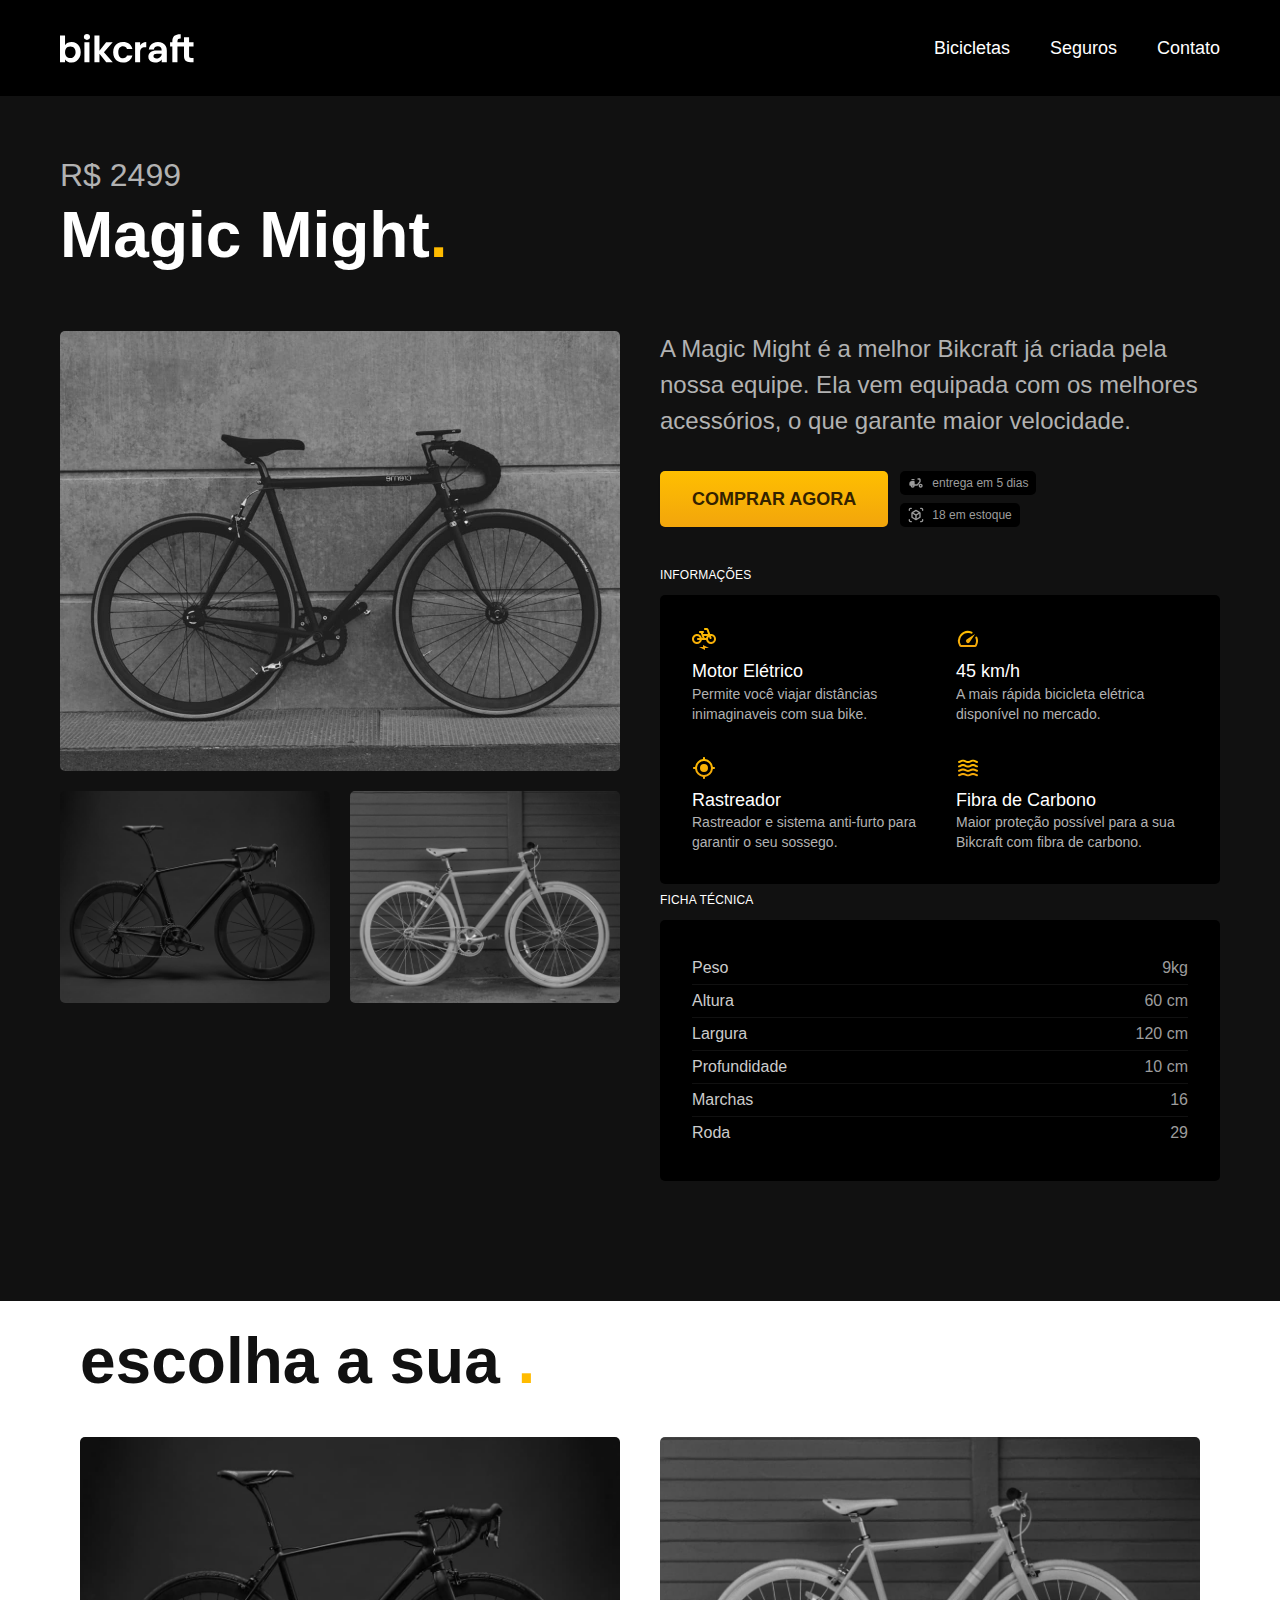
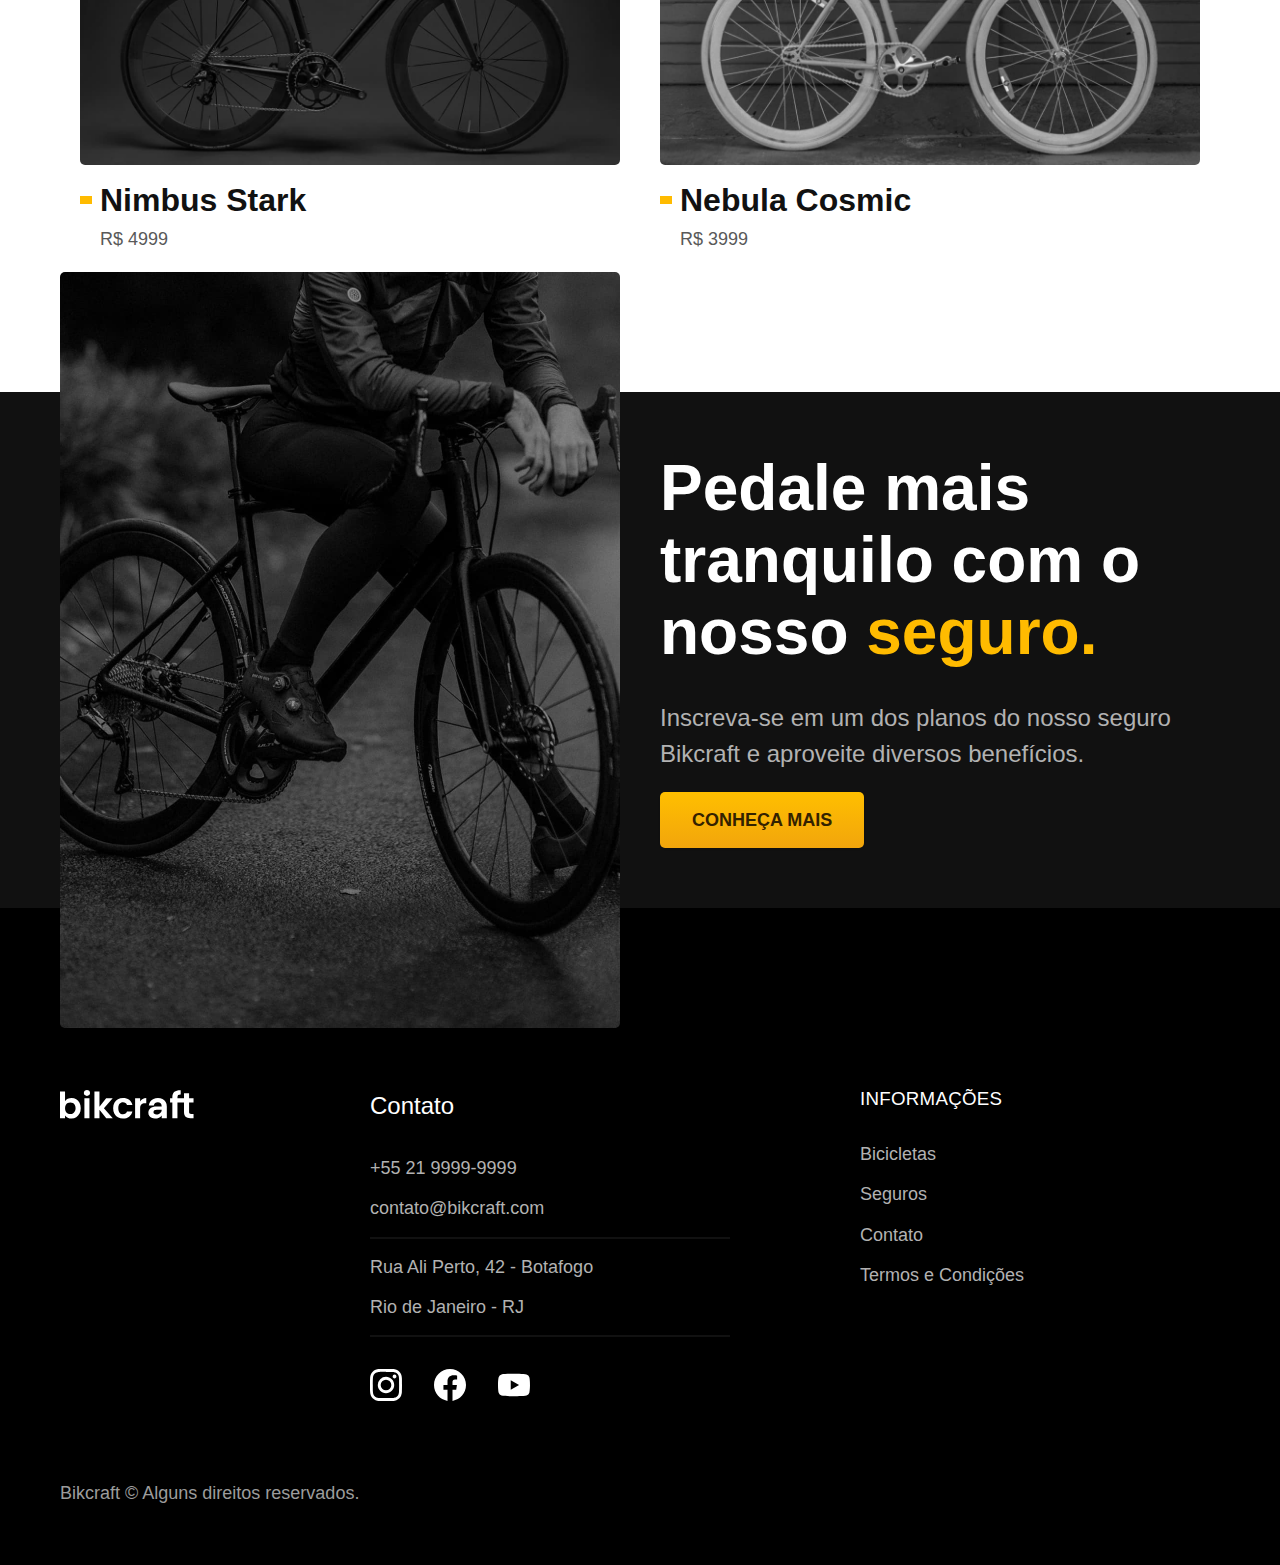
<file: bicicletas/magic.html>
<!DOCTYPE html>
<html lang="en">

<head>
    <meta charset="UTF-8">
    <meta name="viewport" content="width=device-width, initial-scale=1.0">
    <link rel="stylesheet" href="../css/style.min.css">
    <title>Magic - Bikcraft</title>
    <meta name="description" content="Magic">
</head>

<body id="bicicleta">
    <header class="header-bg">
        <div class="header container">
            <a href="../">
                <img src="../img/bikcraft.svg" alt="Bikcraft">
            </a>

            <nav aria-label="primaria">
                <ul class="header-menu font-1-m cor-0">
                    <li><a href="../bicicletas.html">Bicicletas</a></li>
                    <li><a href="../seguros.html">Seguros</a></li>
                    <li><a href="../contato.html">Contato</a></li>
                </ul>
            </nav>
        </div>
    </header>

    <main class="titulo-bg">
        <div>
            <div class="titulo container">
                <p class="font-2-xl cor-5">R$ 2499</p>
                <h1 class="font-1-xxl cor-0">Magic Might<span class="cor-p1">.</span></h1>
            </div>
        </div>
        <div class="bicicleta container">
            <div class="bicicleta-imagens">
                <img src="../img/bicicleta/nimbus2.jpg" alt="bicicleta 1">
                <img src="../img/bicicleta/nimbus1.jpg" alt="bicicleta 2">
                <img src="../img/bicicleta/nimbus3.jpg" alt="bicicleta 3">
            </div>
            <div class="bicicleta-conteudo">
                <p class="font-2-l cor-5">A Magic Might é a melhor Bikcraft já criada pela nossa equipe. Ela vem equipada com os melhores acessórios, o que garante maior velocidade.</p>
                <div class="bicicleta-comprar">
                    <a class="botao" href="../orcamento.html?tipo=bikcraft&produto=magic">Comprar Agora</a>
                    <span class="font-1-xs cor-6"> <img src="../img/icones/entrega.svg" alt="">entrega em 5 dias</span>
                    <span class="font-1-xs cor-6"> <img src="../img/icones/estoque.svg" alt="">18 em estoque</span>
                </div>
                <h2 class="font-1-xs cor-0">Informações</h2>
                <ul class="bicicleta-informaçoes">
                    <li>
                        <img src="../img/icones/eletrica.svg" alt="">
                        <h3 class="font-1-m cor-0">Motor Elétrico</h3>
                        <p class="font-2-xs cor-5">Permite você viajar distâncias inimaginaveis com sua bike.</p>
                    </li>

                    <li>
                        <img src="../img/icones/velocidade.svg" alt="">
                        <h3 class="font-1-m cor-0">45 km/h</h3>
                        <p class="font-2-xs cor-5">A mais rápida bicicleta elétrica disponível no mercado.</p>
                    </li>

                    <li>
                        <img src="../img/icones/rastreador.svg" alt="">
                        <h3 class="font-1-m cor-0">Rastreador</h3>
                        <p class="font-2-xs cor-5">Rastreador e sistema anti-furto para garantir o seu sossego.</p>
                    </li>

                    <li>
                        <img src="../img/icones/carbono.svg" alt="">
                        <h3 class="font-1-m cor-0">Fibra de Carbono</h3>
                        <p class="font-2-xs cor-5">Maior proteção possível para a sua Bikcraft com fibra de carbono.</p>
                    </li>
                </ul>
                <h2 class="font-1-xs cor-0">Ficha Técnica</h2>
                <ul class="bicicleta-ficha font-2-s cor-4">
                    <li>Peso <span>9kg</span></li>
                    <li>Altura <span>60 cm</span></li>
                    <li>Largura <span>120 cm</span></li>
                    <li>Profundidade <span>10 cm</span></li>
                    <li>Marchas <span>16</span></li>
                    <li>Roda <span>29</span></li>
                </ul>
            </div>
        </div>
    </main>

    <article class="bicicletas-lista container">
        <h2 class="container font-1-xxl">escolha a sua <span class="cor-p1">.</span></h2>

        <ul>
            <li>
                <a href="./nimbus.html">
                    <img src="../img/bicicletas/nimbus.jpg" alt="Bicicleta preta">
                    <h3 class="font-1-xl">Nimbus Stark</h3>
                    <span class="font-2-m cor-8">R$ 4999</span>
                </a>
            </li>

            <li>
                <a href="./nebula.html">
                    <img src="../img/bicicletas/nebula.jpg" alt="Bicicleta preta">
                    <h3 class="font-1-xl">Nebula Cosmic</h3>
                    <span class="font-2-m cor-8">R$ 3999</span>
                </a>
            </li>
        </ul>
    </article>

    <article class="seguro-bg">
        <div class="seguro container">
            <div class="seguro-imagem">
                <img src="../img/fotos/seguros.jpg" alt="Pessoa parada em cima de uma bicicleta">
            </div>
            <div class="seguro-conteudo">
                <h2 class="font-1-xxl cor-0">Pedale mais tranquilo com o nosso <span class="cor-p1">seguro.</span></h2>
                <p class="font-2-l cor-5">Inscreva-se em um dos planos do nosso seguro Bikcraft e aproveite diversos benefícios.</p>
                <a class="botao" href="../seguros.html">Conheça Mais</a>
            </div>
        </div>
    </article>

    <footer class="footer-bg">
        <div class="footer container">
            <img src="../img/bikcraft.svg" alt="Bikcraft">
            <div class="footer-contato">
                <h3 class="font-2-l cor-0">Contato</h3>
                <ul class="font-1-m cor-5">
                    <li><a href="tel:+5521999999999">+55 21 9999-9999</a></li>
                    <li><a href="mailto:contato@bikcraft.com">contato@bikcraft.com</a></li>
                    <li>Rua Ali Perto, 42 - Botafogo</li>
                    <li>Rio de Janeiro - RJ</li>
                </ul>
                <div class="footer-redes">
                    <a href="#"><img src="../img/redes/instagram.svg" alt="Instagram"></a>
                    <a href="#"><img src="../img/redes/facebook.svg" alt="Facebook"></a>
                    <a href="³"><img src="../img/redes/youtube.svg" alt="Youtube"></a>
                </div>
            </div>
            <div class="footer-informacoes">
                <h3 class="font-2-1-b cor-0">Informações</h3>
                <nav>
                    <ul class="font-1-m cor-5">
                        <li><a href="../bicicletas.html">Bicicletas</a></li>
                        <li><a href="../seguros.html">Seguros</a></li>
                        <li><a href="../contato.html">Contato</a></li>
                        <li><a href="../termos.html">Termos e Condições</a></li>
                    </ul>
                </nav>
            </div>
            <p class="footer-copy font-2-m cor-6">Bikcraft © Alguns direitos reservados.</p>
        </div>
    </footer>
    <script src="../js/script.js"></script>
</body>

</html>
</file>
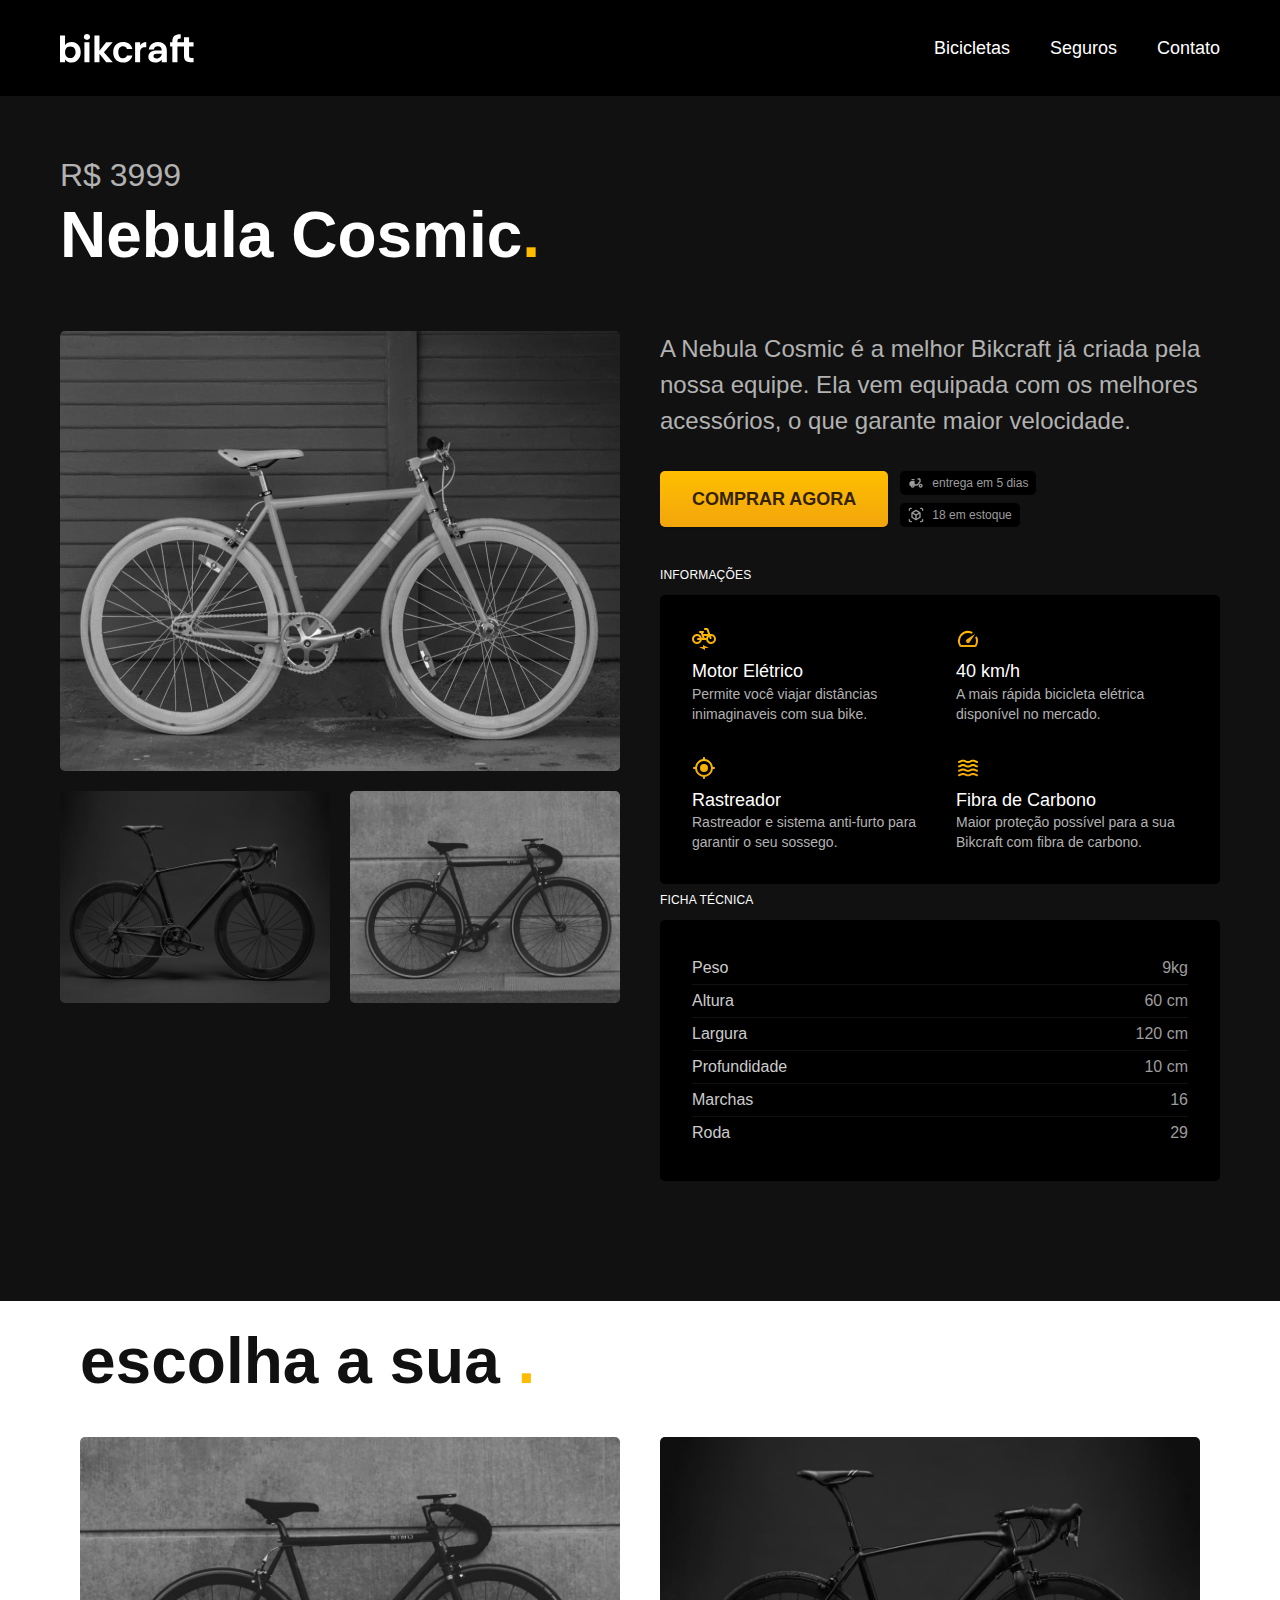
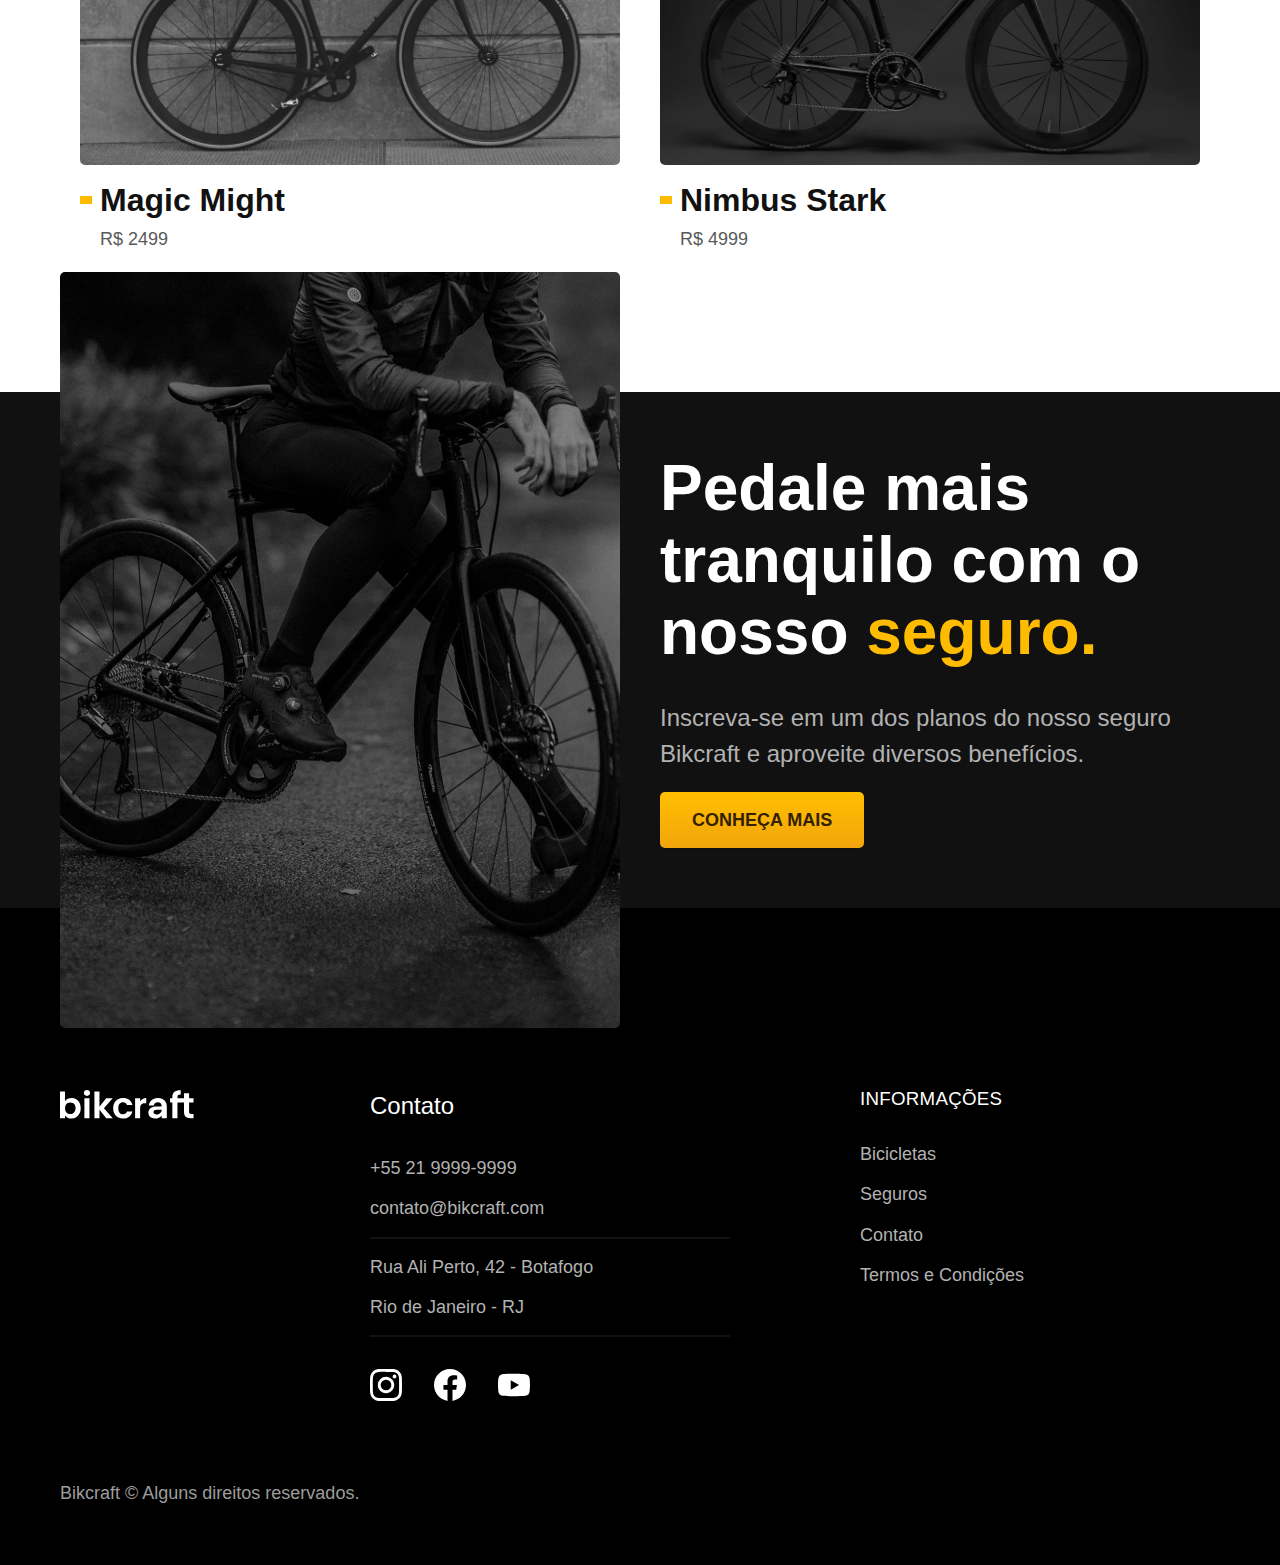
<file: bicicletas/nebula.html>
<!DOCTYPE html>
<html lang="en">

<head>
    <meta charset="UTF-8">
    <meta name="viewport" content="width=device-width, initial-scale=1.0">
    <link rel="stylesheet" href="../css/style.min.css">
    <title>Nebula - Bikcraft</title>
    <meta name="description" content="Nebula">
</head>

<body id="bicicleta">
    <header class="header-bg">
        <div class="header container">
            <a href="../">
                <img src="../img/bikcraft.svg" alt="Bikcraft">
            </a>

            <nav aria-label="primaria">
                <ul class="header-menu font-1-m cor-0">
                    <li><a href="../bicicletas.html">Bicicletas</a></li>
                    <li><a href="../seguros.html">Seguros</a></li>
                    <li><a href="../contato.html">Contato</a></li>
                </ul>
            </nav>
        </div>
    </header>

    <main class="titulo-bg">
        <div>
            <div class="titulo container">
                <p class="font-2-xl cor-5">R$ 3999</p>
                <h1 class="font-1-xxl cor-0">Nebula Cosmic<span class="cor-p1">.</span></h1>
            </div>
        </div>
        <div class="bicicleta container">
            <div class="bicicleta-imagens">
                <img src="../img/bicicleta/nimbus3.jpg" alt="bicicleta 1">
                <img src="../img/bicicleta/nimbus1.jpg" alt="bicicleta 2">
                <img src="../img/bicicleta/nimbus2.jpg" alt="bicicleta 3">
            </div>
            <div class="bicicleta-conteudo">
                <p class="font-2-l cor-5">A Nebula Cosmic é a melhor Bikcraft já criada pela nossa equipe. Ela vem equipada com os melhores acessórios, o que garante maior velocidade.</p>
                <div class="bicicleta-comprar">
                    <a class="botao" href="../orcamento.html?tipo=bikcraft&produto=nebula">Comprar Agora</a>
                    <span class="font-1-xs cor-6"> <img src="../img/icones/entrega.svg" alt="">entrega em 5 dias</span>
                    <span class="font-1-xs cor-6"> <img src="../img/icones/estoque.svg" alt="">18 em estoque</span>
                </div>
                <h2 class="font-1-xs cor-0">Informações</h2>
                <ul class="bicicleta-informaçoes">
                    <li>
                        <img src="../img/icones/eletrica.svg" alt="">
                        <h3 class="font-1-m cor-0">Motor Elétrico</h3>
                        <p class="font-2-xs cor-5">Permite você viajar distâncias inimaginaveis com sua bike.</p>
                    </li>

                    <li>
                        <img src="../img/icones/velocidade.svg" alt="">
                        <h3 class="font-1-m cor-0">40 km/h</h3>
                        <p class="font-2-xs cor-5">A mais rápida bicicleta elétrica disponível no mercado.</p>
                    </li>

                    <li>
                        <img src="../img/icones/rastreador.svg" alt="">
                        <h3 class="font-1-m cor-0">Rastreador</h3>
                        <p class="font-2-xs cor-5">Rastreador e sistema anti-furto para garantir o seu sossego.</p>
                    </li>

                    <li>
                        <img src="../img/icones/carbono.svg" alt="">
                        <h3 class="font-1-m cor-0">Fibra de Carbono</h3>
                        <p class="font-2-xs cor-5">Maior proteção possível para a sua Bikcraft com fibra de carbono.</p>
                    </li>
                </ul>
                <h2 class="font-1-xs cor-0">Ficha Técnica</h2>
                <ul class="bicicleta-ficha font-2-s cor-4">
                    <li>Peso <span>9kg</span></li>
                    <li>Altura <span>60 cm</span></li>
                    <li>Largura <span>120 cm</span></li>
                    <li>Profundidade <span>10 cm</span></li>
                    <li>Marchas <span>16</span></li>
                    <li>Roda <span>29</span></li>
                </ul>
            </div>
        </div>
    </main>

    <article class="bicicletas-lista container">
        <h2 class="container font-1-xxl">escolha a sua <span class="cor-p1">.</span></h2>

        <ul>
            <li>
                <a href="./magic.html">
                    <img src="../img/bicicletas/magic.jpg" alt="Bicicleta preta">
                    <h3 class="font-1-xl">Magic Might</h3>
                    <span class="font-2-m cor-8">R$ 2499</span>
                </a>
            </li>

            <li>
                <a href="./nimbus.html">
                    <img src="../img/bicicletas/nimbus.jpg" alt="Bicicleta preta">
                    <h3 class="font-1-xl">Nimbus Stark</h3>
                    <span class="font-2-m cor-8">R$ 4999</span>
                </a>
            </li>
        </ul>
    </article>

    <article class="seguro-bg">
        <div class="seguro container">
            <div class="seguro-imagem">
                <img src="../img/fotos/seguros.jpg" alt="Pessoa parada em cima de uma bicicleta">
            </div>
            <div class="seguro-conteudo">
                <h2 class="font-1-xxl cor-0">Pedale mais tranquilo com o nosso <span class="cor-p1">seguro.</span></h2>
                <p class="font-2-l cor-5">Inscreva-se em um dos planos do nosso seguro Bikcraft e aproveite diversos benefícios.</p>
                <a class="botao" href="../seguros.html">Conheça Mais</a>
            </div>
        </div>
    </article>

    <footer class="footer-bg">
        <div class="footer container">
            <img src="../img/bikcraft.svg" alt="Bikcraft">
            <div class="footer-contato">
                <h3 class="font-2-l cor-0">Contato</h3>
                <ul class="font-1-m cor-5">
                    <li><a href="tel:+5521999999999">+55 21 9999-9999</a></li>
                    <li><a href="mailto:contato@bikcraft.com">contato@bikcraft.com</a></li>
                    <li>Rua Ali Perto, 42 - Botafogo</li>
                    <li>Rio de Janeiro - RJ</li>
                </ul>
                <div class="footer-redes">
                    <a href="#"><img src="../img/redes/instagram.svg" alt="Instagram"></a>
                    <a href="#"><img src="../img/redes/facebook.svg" alt="Facebook"></a>
                    <a href="³"><img src="../img/redes/youtube.svg" alt="Youtube"></a>
                </div>
            </div>
            <div class="footer-informacoes">
                <h3 class="font-2-1-b cor-0">Informações</h3>
                <nav>
                    <ul class="font-1-m cor-5">
                        <li><a href="../bicicletas.html">Bicicletas</a></li>
                        <li><a href="../seguros.html">Seguros</a></li>
                        <li><a href="../contato.html">Contato</a></li>
                        <li><a href="../termos.html">Termos e Condições</a></li>
                    </ul>
                </nav>
            </div>
            <p class="footer-copy font-2-m cor-6">Bikcraft © Alguns direitos reservados.</p>
        </div>
    </footer>

    <script src="../js/script.js"></script>
</body>

</html>
</file>
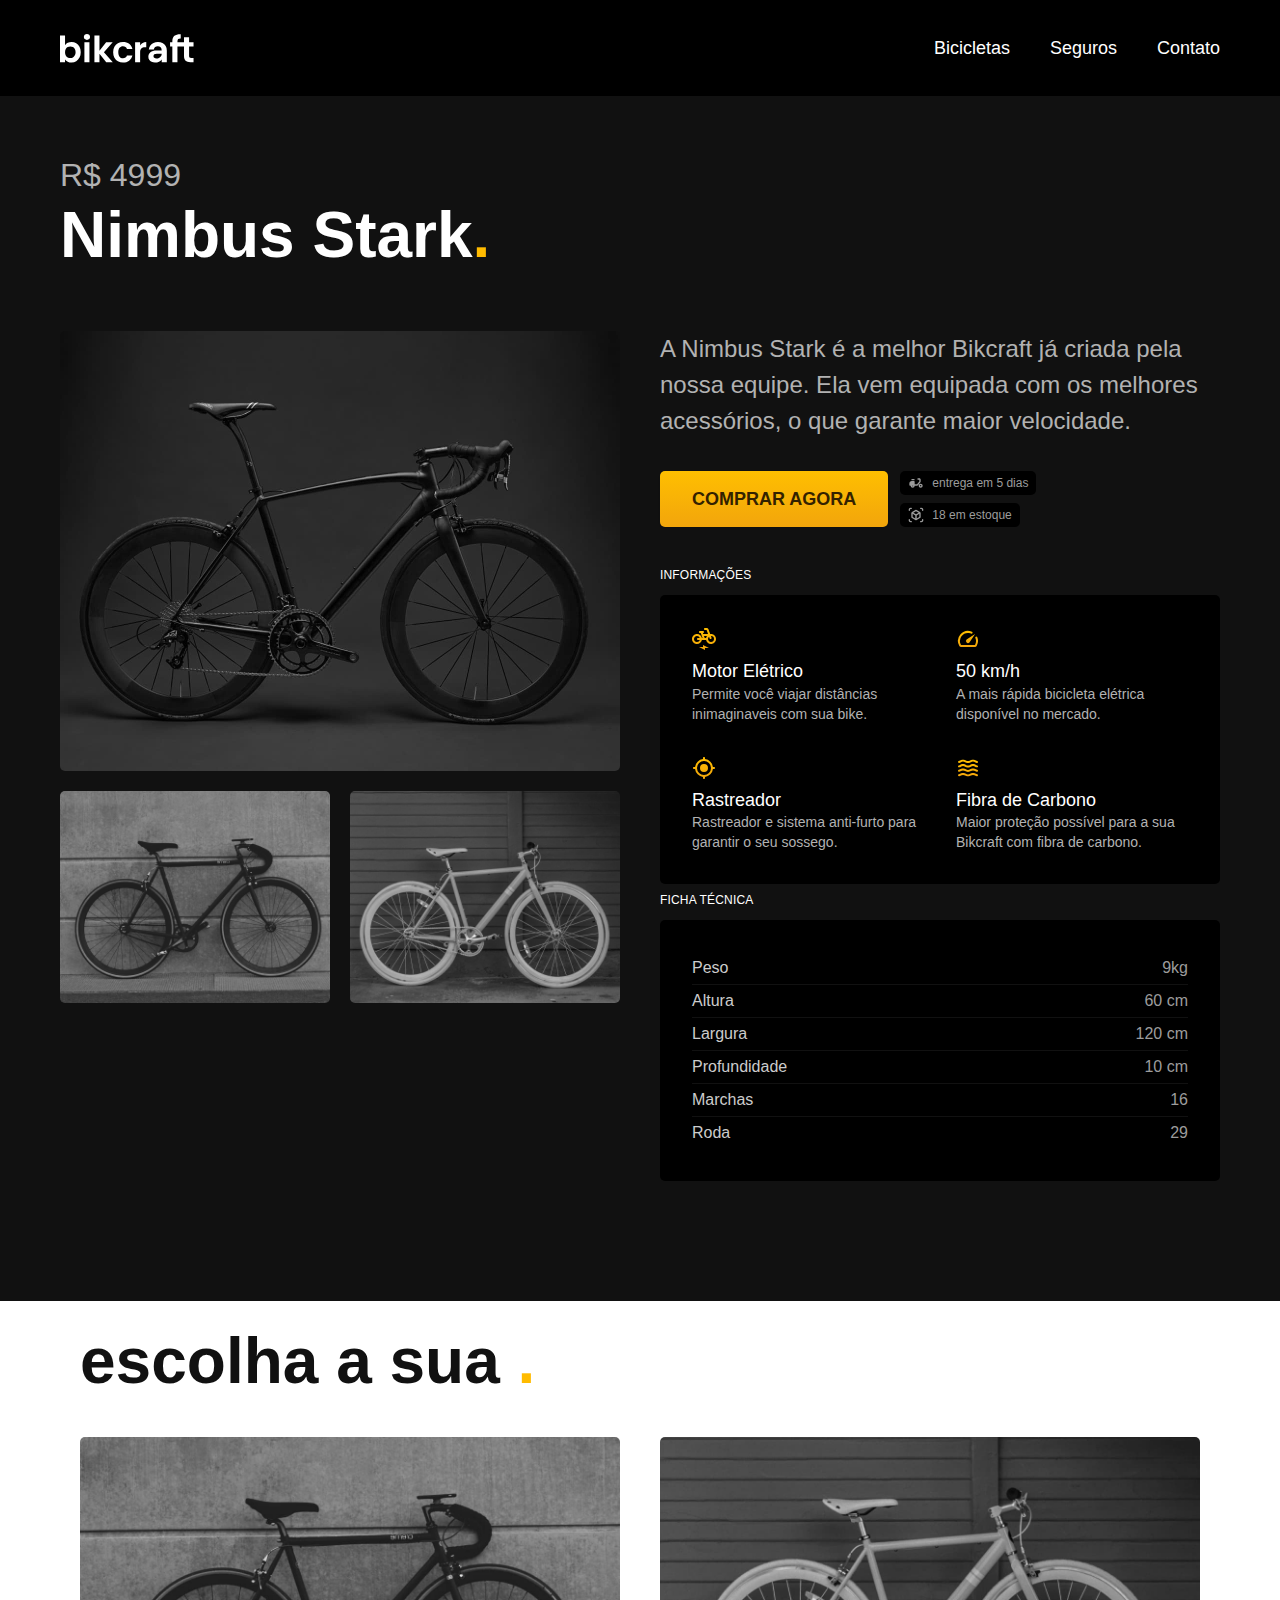
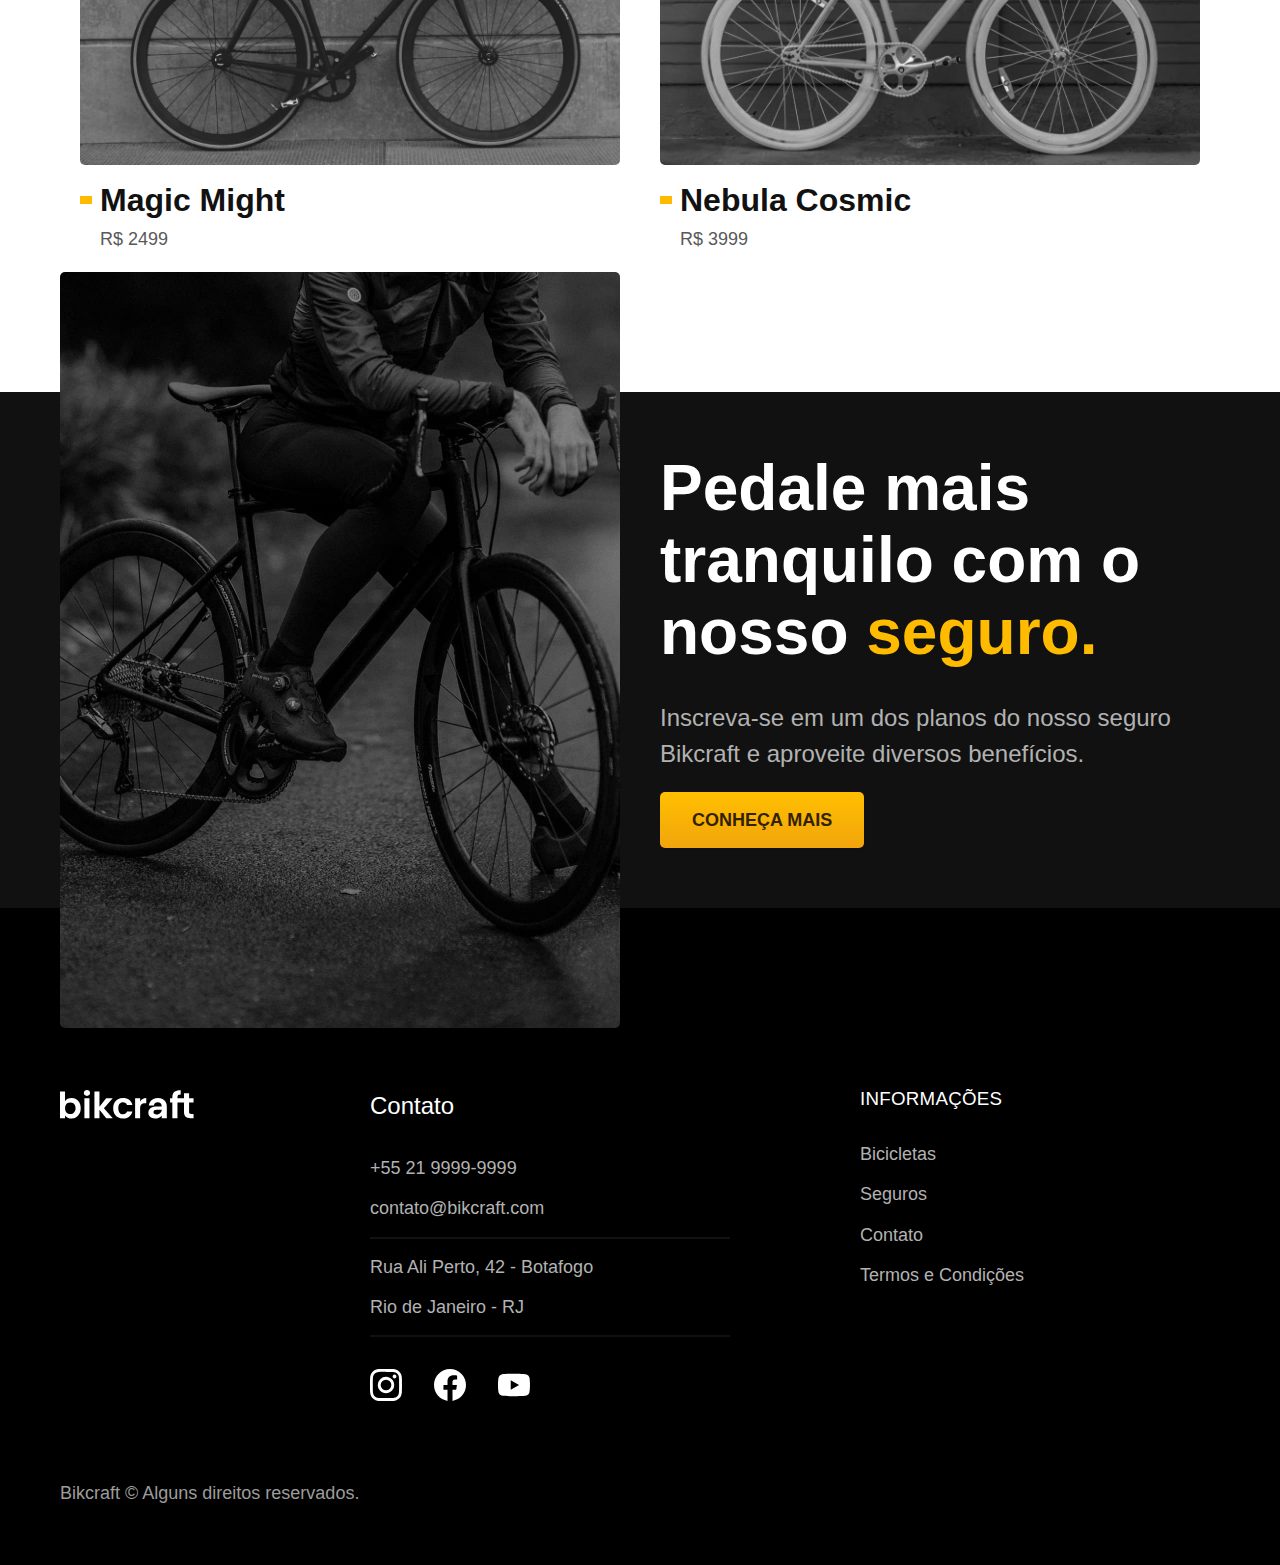
<file: bicicletas/nimbus.html>
<!DOCTYPE html>
<html lang="en">

<head>
    <meta charset="UTF-8">
    <meta name="viewport" content="width=device-width, initial-scale=1.0">
    <link rel="stylesheet" href="../css/style.min.css">
    <title>Nimbus - Bikcraft</title>
    <meta name="description" content="Nimbus">
</head>

<body id="bicicleta">
    <header class="header-bg">
        <div class="header container">
            <a href="../">
                <img src="../img/bikcraft.svg" alt="Bikcraft">
            </a>

            <nav aria-label="primaria">
                <ul class="header-menu font-1-m cor-0">
                    <li><a href="../bicicletas.html">Bicicletas</a></li>
                    <li><a href="../seguros.html">Seguros</a></li>
                    <li><a href="../contato.html">Contato</a></li>
                </ul>
            </nav>
        </div>
    </header>

    <main class="titulo-bg">
        <div>
            <div class="titulo container">
                <p class="font-2-xl cor-5">R$ 4999</p>
                <h1 class="font-1-xxl cor-0">Nimbus Stark<span class="cor-p1">.</span></h1>
            </div>
        </div>
        <div class="bicicleta container">
            <div class="bicicleta-imagens">
                <img src="../img/bicicleta/nimbus1.jpg" alt="bicicleta 1">
                <img src="../img/bicicleta/nimbus2.jpg" alt="bicicleta 2">
                <img src="../img/bicicleta/nimbus3.jpg" alt="bicicleta 3">
            </div>
            <div class="bicicleta-conteudo">
                <p class="font-2-l cor-5">A Nimbus Stark é a melhor Bikcraft já criada pela nossa equipe. Ela vem equipada com os melhores acessórios, o que garante maior velocidade.</p>
                <div class="bicicleta-comprar">
                    <a class="botao" href="../orcamento.html?tipo=bikcraft&produto=nimbus">Comprar Agora</a>
                    <span class="font-1-xs cor-6"> <img src="../img/icones/entrega.svg" alt="">entrega em 5 dias</span>
                    <span class="font-1-xs cor-6"> <img src="../img/icones/estoque.svg" alt="">18 em estoque</span>
                </div>
                <h2 class="font-1-xs cor-0">Informações</h2>
                <ul class="bicicleta-informaçoes">
                    <li>
                        <img src="../img/icones/eletrica.svg" alt="">
                        <h3 class="font-1-m cor-0">Motor Elétrico</h3>
                        <p class="font-2-xs cor-5">Permite você viajar distâncias inimaginaveis com sua bike.</p>
                    </li>

                    <li>
                        <img src="../img/icones/velocidade.svg" alt="">
                        <h3 class="font-1-m cor-0">50 km/h</h3>
                        <p class="font-2-xs cor-5">A mais rápida bicicleta elétrica disponível no mercado.</p>
                    </li>

                    <li>
                        <img src="../img/icones/rastreador.svg" alt="">
                        <h3 class="font-1-m cor-0">Rastreador</h3>
                        <p class="font-2-xs cor-5">Rastreador e sistema anti-furto para garantir o seu sossego.</p>
                    </li>

                    <li>
                        <img src="../img/icones/carbono.svg" alt="">
                        <h3 class="font-1-m cor-0">Fibra de Carbono</h3>
                        <p class="font-2-xs cor-5">Maior proteção possível para a sua Bikcraft com fibra de carbono.</p>
                    </li>
                </ul>
                <h2 class="font-1-xs cor-0">Ficha Técnica</h2>
                <ul class="bicicleta-ficha font-2-s cor-4">
                    <li>Peso <span>9kg</span></li>
                    <li>Altura <span>60 cm</span></li>
                    <li>Largura <span>120 cm</span></li>
                    <li>Profundidade <span>10 cm</span></li>
                    <li>Marchas <span>16</span></li>
                    <li>Roda <span>29</span></li>
                </ul>
            </div>
        </div>
    </main>

    <article class="bicicletas-lista container">
        <h2 class="container font-1-xxl">escolha a sua <span class="cor-p1">.</span></h2>

        <ul>
            <li>
                <a href="./magic.html">
                    <img src="../img/bicicletas/magic.jpg" alt="Bicicleta preta">
                    <h3 class="font-1-xl">Magic Might</h3>
                    <span class="font-2-m cor-8">R$ 2499</span>
                </a>
            </li>

            <li>
                <a href="./nebula.html">
                    <img src="../img/bicicletas/nebula.jpg" alt="Bicicleta preta">
                    <h3 class="font-1-xl">Nebula Cosmic</h3>
                    <span class="font-2-m cor-8">R$ 3999</span>
                </a>
            </li>
        </ul>
    </article>

    <article class="seguro-bg">
        <div class="seguro container">
            <div class="seguro-imagem">
                <img src="../img/fotos/seguros.jpg" alt="Pessoa parada em cima de uma bicicleta">
            </div>
            <div class="seguro-conteudo">
                <h2 class="font-1-xxl cor-0">Pedale mais tranquilo com o nosso <span class="cor-p1">seguro.</span></h2>
                <p class="font-2-l cor-5">Inscreva-se em um dos planos do nosso seguro Bikcraft e aproveite diversos benefícios.</p>
                <a class="botao" href="../seguros.html">Conheça Mais</a>
            </div>
        </div>
    </article>

    <footer class="footer-bg">
        <div class="footer container">
            <img src="../img/bikcraft.svg" alt="Bikcraft">
            <div class="footer-contato">
                <h3 class="font-2-l cor-0">Contato</h3>
                <ul class="font-1-m cor-5">
                    <li><a href="tel:+5521999999999">+55 21 9999-9999</a></li>
                    <li><a href="mailto:contato@bikcraft.com">contato@bikcraft.com</a></li>
                    <li>Rua Ali Perto, 42 - Botafogo</li>
                    <li>Rio de Janeiro - RJ</li>
                </ul>
                <div class="footer-redes">
                    <a href="#"><img src="../img/redes/instagram.svg" alt="Instagram"></a>
                    <a href="#"><img src="../img/redes/facebook.svg" alt="Facebook"></a>
                    <a href="³"><img src="../img/redes/youtube.svg" alt="Youtube"></a>
                </div>
            </div>
            <div class="footer-informacoes">
                <h3 class="font-2-1-b cor-0">Informações</h3>
                <nav>
                    <ul class="font-1-m cor-5">
                        <li><a href="../bicicletas.html">Bicicletas</a></li>
                        <li><a href="../seguros.html">Seguros</a></li>
                        <li><a href="../contato.html">Contato</a></li>
                        <li><a href="../termos.html">Termos e Condições</a></li>
                    </ul>
                </nav>
            </div>
            <p class="footer-copy font-2-m cor-6">Bikcraft © Alguns direitos reservados.</p>
        </div>
    </footer>
    <script src="../js/script.js"></script>
</body>

</html>
</file>
<file: css/style.min.css>
.header-bg{background-color:var(--cor-12)}.header{display:flex;flex-wrap:wrap;gap:20px;justify-content:space-between;align-items:center;padding-top:20px;padding-bottom:20px}.header-menu{display:flex;flex-wrap:wrap;gap:40px}.header-menu a{color:var(--cor-0);padding:16px 0;display:inline-block;position:relative}.header-menu a:after{content:"";display:block;height:2px;width:0%;background:var(--cor-0);margin-top:4px;position:absolute;transition:.3s}.header-menu a.ativo::after,.header-menu a:hover:after{width:100%}@media (max-width:800px){.header-menu{gap:20px}.header-menu a{background:var(--cor-11);padding:12px 16px;border-radius:5px}.header-menu a:hover{background-color:var(--cor-10)}.header a:after{display:none}}@media (max-width:600px){.header-menu{gap:12px}.header-menu a{padding:8px 12px;font-size:14px}}body{margin:0;font-family:Arial,Helvetica,sans-serif;height:2000px;color:#111}blockquote,dd,h1,h2,h3,h4,p,ul{margin:0}ul{padding:0;list-style:none}a{text-decoration:none;color:inherit}img{max-width:100%;display:block}img[src$=".jpg"]{border-radius:5px}.footer-bg{background:var(--cor-12)}.footer{display:grid;grid-template-columns:3fr 5fr 4fr;gap:40px;padding-top:60px;padding-bottom:60px}.footer h3{margin-bottom:32px}.footer-contato ul{margin-bottom:32px}.footer-contato li:nth-child(2n):after{content:"";display:block;max-width:360px;height:2px;background:var(--cor-11);margin-top:16px}.footer li{margin-bottom:16px}.footer-redes{display:flex;gap:32px}.footer a:hover{color:var(--cor-0)}.footer-copy{grid-column:1/-1;margin-top:40px}@media (max-width:800px){.footer>img{display:none}.footer{grid-template-columns:1fr 1fr}}@media (max-width:600px){.footer{grid-template-columns:1fr;gap:60px}.footer-copy{margin-top:0}}.font-1-xs{font:400 0.75rem/1.35 Poppins,sans-serif}.font-2-xs{font:400 0.875rem/1.43 Roboto,sans-serif}.font-1-s{font:400 1rem/1.5 Poppins,sans-serif}.font-2-s{font:400 1rem/1.5 Roboto,sans-serif}.font-1-m,.font-1-m-b{font:400 1.125rem/1.35 Poppins,sans-serif}.font-1-m-b{font-weight:600}.font-2-m{font:500 1.125rem/1.35 Roboto,sans-serif}.font-1-l{font:400 1.5rem/1.5 Poppins,sans-serif}.font-2-l,.font-2-l-b{font:400 1.5rem/1.5 Roboto,sans-serif}.font-2-1-b{font-weight:500;letter-spacing:.015em;text-transform:uppercase}.font-1-xl{font:600 2rem/1.2 Poppins,sans-serif}.font-2-xl{font:500 2rem/1.2 Roboto,sans-serif}.font-1-xxl{font:600 4rem/1.125 Poppins,sans-serif}@media (max-width:1200px){.font-1-xxl{font-size:3rem}.font-2-l,.font-2-l-b{font-size:1.125rem}}@media (max-width:800px){.font-1-xxl{font-size:2rem}.font-1-xl,.font-2-xl{font-size:1.5rem}}:root{--cor-0:#ffffff;--cor-1:#f7f7f7;--cor-2:#ededed;--cor-3:#dedede;--cor-4:#cccccc;--cor-5:#b2b2b2;--cor-6:#9c9c9c;--cor-7:#717171;--cor-8:#595959;--cor-9:#404040;--cor-10:#e2e2e2;--cor-11:#111111;--cor-12:#000000;--cor-p1:#ffbb00;--cor-p2:#e4a30b;--cor-p3:#a66f00;--cor-p4:#664400;--cor-p5:#332200}.cor-0{color:var(--cor-0)}.cor-1{color:var(--cor-1)}.cor-2{color:var(--cor-2)}.cor-3{color:var(--cor-3)}.cor-4{color:var(--cor-4)}.cor-5{color:var(--cor-5)}.cor-6{color:var(--cor-6)}.cor-7{color:var(--cor-7)}.cor-8{color:var(--cor-8)}.cor-9{color:var(--cor-9)}.cor-10{color:var(--cor-10)}.cor-11{color:var(--cor-11)}.cor-12{color:var(--cor-12)}.cor-p1{color:var(--cor-p1)}.cor-p2{color:var(--cor-p2)}.cor-p3{color:var(--cor-p3)}.cor-p4{color:var(--cor-p4)}.cor-p5{color:var(--cor-p5)}.js .fadeInDown{transform:translate3d(0,-20px,0)}.js .fadeInUp{transform:translate3d(0,20px,0)}.js .fadeInRight{transform:translate3d(20px,0,0)}.js .fadeInLeft{transform:translate3d(-20px,0,0)}.js [data-anime]{opacity:0}.js .anime{opacity:1;transform:none;transition:transform .8s,opacity .8s}.introducao-bg{background-color:var(--cor-12);box-shadow:inset 0 -120px var(--cor-0)}.introducao{display:grid;grid-template-columns:1fr 1fr;gap:0 40px}.introducao-conteudo{align-self:end;padding-bottom:200px}.introducao img{height:100%;width:100%;object-fit:cover;border-radius:5px}.introducao h1{margin-bottom:32px}.introducao p{margin-bottom:20px}@media (max-width:800px){.introducao-bg{background-color:var(--cor-11);padding-top:40px;box-shadow:inset 0 -60px var(--cor-0)}.introducao{grid-template-columns:1fr;gap:32px}.introducao-conteudo{padding-bottom:0}.introducao h1{margin-bottom:16px}.introducao img{height:300px;width:100%}}.tecnologia-bg{background-color:var(--cor-11);box-shadow:inset 0 80px var(--cor-0),inset 0 -120px var(--cor-0)}.tecnologia{display:grid;grid-template-columns:1fr 1fr;gap:40px}.tecnologia-imagem img{height:100%;width:100%;object-fit:cover;object-position:left}.tecnologia-conteudo{padding-top:160px;padding-bottom:160px}.tecnologia-conteudo>span{display:block;margin-bottom:20px}.tecnologia-conteudo h2{margin-bottom:32px}.tecnologia-conteudo>p{margin-bottom:20px}.tecnologia a{margin-bottom:80px}.tecnologia-vantagens{display:flex;gap:40px}.tecnologia-vantagens{margin-bottom:8px}.tecnologia-vantagens h3{margin-bottom:8px;width:max-content}.tecnologia-vantagens img{width:24px;margin-bottom:8px}@media (max-width:800px){.tecnologia-bg{box-shadow:initial}.tecnologia{grid-template-columns:1fr}.tecnologia-conteudo{padding-top:60px;padding-bottom:60px}.tecnologia-imagem{display:none}.tecnologia a{margin-bottom:60px}}@media (max-width:600px){.tecnologia-vantagens{flex-direction:column}}.parceiros{padding-top:60px;padding-bottom:120px}.parceiros h2{margin-bottom:60px}.parceiros ul{max-width:1400px;display:grid;grid-template-columns:repeat(4,1fr);margin:0 auto;padding:0 20px}.parceiros li{display:flex;padding:32px;border-left:2px solid var(--cor-2)}.parceiros li:first-child,.parceiros li:nth-child(5){border-left:none}.parceiros li:nth-child(n+5){border-top:2px solid var(--cor-2)}.parceiros img{margin:auto}@media (max-width:800px){.parceiros{padding-bottom:60px}.parceiros li{padding:20px}.parceiros h2{margin-bottom:20px}.parceiros ul{grid-template-columns:repeat(2,1fr)}.parceiros li:nth-child(n+3){border-top:2px solid var(--cor-2)}.parceiros li:nth-child(odd){border-left:none}}.depoimento{display:grid;grid-template-columns:1fr 1fr;background-color:var(--cor-p1);overflow:hidden}.depoimento img{border-radius:0;width:100%;height:100%;object-fit:cover}.depoimento-conteudo{padding:40px 40px 80px 80px;align-self:end}.depoimento-conteudo p{font-family:Merriweather,sans-serif;font-style:italic;font-weight:900;margin-bottom:32px;max-width:32ch;position:relative}.depoimento p::after,.depoimento p::before{font-size:5rem;color:var(--cor-p2);position:absolute}.depoimento p::before{content:"“";left:-50px;top:-20px}.depoimento p::after{content:"”"}@media (max-width:800px){.depoimento{grid-template-columns:1fr;text-align:center}.depoimento img{max-height:200px}.depoimento-conteudo{padding:40px 20px;justify-self:center}}.container{max-width:1200px;box-sizing:border-box;padding-left:20px;padding-right:20px;margin-left:auto;margin-right:auto}.botao{padding:16px 32px;background:linear-gradient(#ffbf00,#f2a50c);display:inline-block;border-radius:5px;box-shadow:0 1px 2px rgba(0,0,0,.1);text-transform:uppercase;color:var(--cor-p5);font:600 1.125rem/1.35 Poppins,sans-serif;max-width:max-content;border:none;cursor:pointer}.botao:hover{background:linear-gradient(#ffb60d,#e59317)}.botao.secundario{background:var(--cor-9);color:var(--cor-2)}.botao.secundario:hover{background:var(--cor-8)}.botao.seta{display:flex;align-items:center}.botao.seta::after{content:"";display:inline-block;width:18px;height:10px;margin-left:12px;background:url("../img/icones/seta.svg");transition:transform .2s}.botao.seta:hover::after{transform:translateX(4px)}@media (max-width:600px){.botao{padding:12px 16px;font-size:1rem}}.link{display:inline-block;color:var(--cor-p1);font:500 1.5rem/1.5 Poppins,sans-serif;text-transform:uppercase}.link::after{content:"";display:block;width:100%;height:4px;background-color:currentColor}.link:hover{color:var(--cor-0)}.titulo-bg{background-color:var(--cor-11);padding-top:60px;padding-bottom:60px}.titulo p{margin-bottom:4px}@media (max-width:800px){.titulo-bg{padding-top:40px;padding-bottom:40px}.titulo p{font-size:1rem;text-transform:lowercase;font-weight:400}}.form{display:grid;grid-template-columns:1fr 1fr;gap:20px}.form label{display:block;font:600 1rem/1.5 Poppins,sans-serif;margin-bottom:4px}.form .col-2{grid-column:span 2}.form input[type=email],.form input[type=text],.form textarea{font:400 1rem/1.5 Roboto,sans-serif;background:var(--cor-1);border:1px solid var(--cor-2);padding:12px;border-radius:4px;width:100%;box-sizing:border-box}.form input[type=email]:focus,.form input[type=text]:focus,.form textarea:focus{outline:0;border-color:var(--cor-p1);background:var(--cor-0);box-shadow:0 0 0 2px #fea}@media (max-width:600px){.form{grid-template-columns:1fr}.form .col-2{grid-column:1}}.bicicleta-lista{padding-top:60px;padding-bottom:120px}.bicicletas-lista h2{margin-bottom:40px}.bicicletas-lista ul{display:flex;gap:40px;padding:0 20px 20px 20px;max-width:1400px;margin-left:auto;margin-right:auto;overflow-x:auto}.bicicletas-lista li{min-width:280px}.bicicletas-lista a{display:block}.bicicletas-lista img{margin-bottom:16px}.bicicletas-lista h3{margin-bottom:8px;display:flex;align-items:center}.bicicletas-lista h3:before{content:"";display:inline-block;height:8px;width:12px;margin-right:8px;background-color:var(--cor-p1);transition:width .2s}.bicicletas-lista a:hover h3::before{width:24px}.bicicletas-lista li span{padding-left:20px}@media (max-width:800px){.bicicletas-lista{padding-bottom:60px}.bicicletas-lista ul{gap:20px}}.bicicletas-bg{background:linear-gradient(to right,var(--cor-0) 30%,var(--cor-11) 0)}.bicicletas{display:grid;grid-template-columns:1fr 1fr;gap:40px;padding-top:60px;padding-bottom:60px}.bicicletas-imagem{display:grid}.bicicletas-imagem img{grid-area:1/1}.bicicletas-imagem span{background:var(--cor-12);padding:8px 16px 8px 8px;display:inline-block;grid-area:1/1;place-self:start end;margin-top:20px;border-radius:5px 0 0 5px}.bicicletas-conteudo{display:grid;grid-template-columns:1fr auto;align-content:start}.bicicletas h2,.bicicletas p{grid-column:1/-1}.bicicletas h2{margin-bottom:20px}.bicicletas h2::before{content:"";display:block;width:12px;height:8px;background-color:var(--cor-p1);margin-bottom:8px}.bicicletas p{margin-bottom:32px}.bicicletas a{place-self:end}.bicicletas li{display:flex;align-items:center}.bicicletas ul{display:grid;gap:16px}.bicicletas-conteudo img{width:24px;margin-right:8px}@media (max-width:800px){.bicicletas-bg{background:var(--cor-11)}.bicicletas{grid-template-columns:1fr;gap:20px;padding-top:40px;padding-bottom:40px}}@media (max-width:600px){.bicicletas-conteudo{grid-template-columns:1fr}.bicicletas ul{grid-template-columns:1fr 1fr;margin-bottom:32px;font-size:1rem}.bicicletas a{place-self:start}}.bicicleta{display:grid;grid-template-columns:1fr 1fr;align-items:start;gap:40px;padding-top:60px;padding-bottom:60px}#bicicleta .titulo p{text-transform:uppercase}.bicicleta-imagens{display:flex;flex-wrap:wrap;gap:20px}.bicicleta-imagens img{flex:1;min-width:200px}.bicicleta-imagens img:first-child{min-width:100%}.bicicleta-conteudo>p{margin-bottom:32px}.bicicleta-comprar{display:grid;grid-template-columns:max-content auto;align-items:center;justify-items:start;gap:8px 12px;margin-bottom:40px}.bicicleta-comprar a{grid-row:span 2}.bicicleta-comprar span{display:flex;align-items:center;background-color:var(--cor-12);padding:4px 8px;gap:8px;border-radius:5px}.bicicleta-conteudo h2{text-transform:uppercase;letter-spacing:.015em;margin-bottom:12px}.bicicleta-ficha,.bicicleta-informaçoes{padding:32px;background-color:var(--cor-12);border-radius:5px}.bicicleta-informaçoes{margin-bottom:40px;display:grid;grid-template-columns:1fr 1fr;gap:32px}.bicicleta-informaçoes img{width:24px;margin-bottom:8px}.bicicleta-informaçoes{margin-bottom:8px}.bicicleta-ficha li{padding:4px 0;display:flex;justify-content:space-between;border-bottom:1px solid var(--cor-11)}.bicicleta-ficha li:last-child{border-bottom:none}.bicicleta-ficha span{color:var(--cor-6)}.bicicletas-lista h2{margin-top:24px}@media (max-width:800px){.bicicleta{grid-template-columns:1fr;padding-top:40px;padding-bottom:40px}.bicicleta-imagens{grid-row:2}}@media (max-width:400px){.bicicleta-informaçoes{grid-template-columns:1fr}.bicicleta-comprar{grid-template-columns:1fr}}.seguro-bg{background-color:var(--cor-11);box-shadow:inset 0 120px var(--cor-0),inset 0 -120px var(--cor-12)}.seguro{display:grid;grid-template-columns:1fr 1fr;gap:40px}.seguro-imagem img{width:100%;height:100%;object-fit:cover}.seguro-conteudo{padding-top:180px;padding-bottom:180px}.seguro h2{margin-bottom:32px}.seguro p{margin-bottom:20px}@media (max-width:800px){.seguro-bg{box-shadow:inset 0 -60px var(--cor-12)}.seguro{grid-template-columns:1fr}.seguro-conteudo{grid-row:1;padding-top:40px;padding-bottom:0}}.seguros-bg{background:var(--cor-11)}.seguros{padding-top:60px;padding-bottom:60px;display:grid;grid-template-columns:1fr 1fr;gap:40px;align-items:center}#seguros .seguros{padding-top:0}.seguros h2{grid-column:1/-1}.seguros-item{background-color:var(--cor-12);padding:32px 32px 32px 60px;display:grid;grid-template-columns:1fr auto;border-radius:5px}.seguros-item h3{margin-bottom:40px}.seguros-item span{grid-column:2;display:block;text-align:right}.seguros-item ul{grid-column:1/-1;margin-bottom:32px}.seguros-item li{display:flex;align-items:center;position:relative}.seguros-item li+li{margin-top:20px}.seguros-item li::before{content:"";display:inline-block;width:13px;height:9px;background-image:url("../img/icones/lista.svg");position:absolute;left:-21px}@media (max-width:800px){.seguros{grid-template-columns:1fr}}.vantagens-bg{background-color:var(--cor-12)}.vantagens{padding-top:120px;padding-bottom:120px}.vantagens h2{margin-bottom:60px}.vantagens ul{display:grid;grid-template-columns:repeat(auto-fit,minmax(280px,max-content));gap:40px 80px}.vantagens h3,.vantagens img{margin-bottom:8px}@media (max-wwidth:800px){.vantagens{padding-top:60px;padding-bottom:60px}.vantagens h2{margin-bottom:40px}.vantagens ul{gap:20px}}.perguntas{padding-bottom:120px;padding-top:120px}.perguntas h2{margin-bottom:60px}.perguntas dl>div{padding:20px;border-radius:5px}.perguntas dl>div:nth-child(odd){background-color:var(--cor-1)}.perguntas button{display:grid;grid-template-columns:auto 1fr auto;align-items:center;gap:8px;cursor:pointer;border:none;background:0 0;width:100%;text-align:left}.perguntas button::before{content:"";display:inline-block;width:12px;height:8px;background-color:var(--cor-p1)}.perguntas button::after{content:"";display:inline-block;width:14px;height:6px;background:url(../img/icones/seta-abrir.svg);transition:.4s}.perguntas button:hover::after,.perguntas button[aria-expanded=true]::after{transform:rotate(180deg)}.js .perguntas dd{display:none}.js .perguntas dd.ativa{display:block}.perguntas dd{padding-left:20px;padding-top:16px;max-width:80ch}@media (max-width:800px){.perguntas{padding-top:60px;padding-bottom:60px}.perguntas h2{margin-bottom:40px}}#contato{background:linear-gradient(var(--cor-11) 600px,var(--cor-1) 0)}.contato{display:grid;grid-template-columns:5fr 7fr}.contato-dados,.contato-formulario{padding:60px;box-shadow:0 1px 2px rgba(0,0,0,.1)}.contato-dados{background:var(--cor-12);border-radius:5px 0 0 5px}.contato-formulario{background:var(--cor-0);border-radius:0 5px 5px 0}.contato-dados h2{margin-bottom:60px}.contato-endereco{margin-bottom:32px;padding-left:28px;background:url("../img/icones/local.svg") no-repeat 0 2px}.contato-endereco p{margin-bottom:8px}.contato-meios a{display:block;max-width:max-content;margin-bottom:8px;padding-left:28px}.contato-meios a:hover{color:var(--cor-0)}.contato-meios a:first-child{background:url("../img/icones/email.svg") no-repeat 0 2px}.contato-meios a:nth-child(2){margin-bottom:32px}.contato-meios a:nth-child(3){background:url("../img/icones/telefone.svg") no-repeat 0 2px;margin-bottom:60px}.contato-rede{display:flex;gap:32px;padding-left:28px}@media (max-width:800px){.contato{grid-template-columns:1fr}.contato-dados,.contato-formulario{padding:20px}.contato-dados{border-radius:5px 5px 0 0}.contato-formulario{border-radius:0 0 5px 5px}.contato-dados h2,.contato-meios a:nth-child(3){margin-bottom:32px}.contato-rede{margin-bottom:12px}}.lojas{display:grid;grid-template-columns:1fr 1fr;gap:0 40px;padding-top:120px;padding-bottom:120px}.lojas h2{grid-column:1/-1;margin-bottom:60px}.lojas img{border-radius:5px}.lojas-item{border-radius:5px;background:var(--cor-0);box-shadow:0 1px 2px rgba(0,0,0,.1)}.lojas-conteudo{display:grid;grid-template-columns:1fr 1fr;gap:32px 16px;padding:32px}.lojas-conteudo h3,.lojas-tempo{grid-column:1/-1}.lojas-dados{display:grid;gap:8px;border-left:2px solid var(--cor-2);padding-left:12px}.lojas-tempo{display:flex;align-items:center;gap:8px}@media (max-width:800px){.lojas{gap:20px;padding-top:60px;padding-bottom:60px}.lojas h2{margin-bottom:32px}.lojas-conteudo{grid-template-columns:1fr}}@media (max-width:600px){.lojas{grid-template-columns:1fr}}#orcamento{background:linear-gradient(var(--cor-11) 600px,var(--cor-1) 0)}.orcamento{display:grid;grid-template-columns:5fr 7fr;padding-bottom:120px}.orcamento h2{text-transform:uppercase;position:relative;display:flex;align-items:center}.orcamento h2::before{content:"";display:inline-block;width:4px;height:8px;background-color:var(--cor-p1);position:absolute;left:-12px}.orcamento-dados,.orcamento-produto{padding:60px;box-shadow:0 1px 2px rgba(0,0,0,.1)}.orcamento-produto{border-radius:5px 0 0 5px;gap:20px;background:var(--cor-12);display:grid;grid-template-columns:1fr 1fr;align-content:start;gap:20px}.orcamento-produto label{font:400 1rem/1.5 Poppins,sans-serif;color:var(--cor-4);background-color:var(--cor-9);display:grid;grid-template-columns:auto 1fr auto;align-items:center;padding:12px 16px;border-radius:4px;cursor:pointer;border:1px solid var(--cor-9)}.orcamento-produto label::before{content:"";display:inline-block;box-sizing:border-box;width:12px;height:12px;border:1px solid var(--cor-6);border-radius:50%;margin-right:8px}.orcamento-produto input:checked+label::before{border-color:var(--cor-7);box-shadow:inset 0 0 0 3px var(--cor-0),inset 0 0 0 6px var(--cor-7)}.orcamento-produto label:hover{background-color:var(--cor-8);border-color:var(--cor-9)}.orcamento-produto input:focus+label{box-shadow:0 0 0 2px var(--cor-p1);border-color:var(--cor-12)}.orcamento-produto label:focus{background-color:var(--cor-8);box-shadow:0 0 0 2px var(--cor-p1)}.orcamento-produto label span{display:none}.orcamento-produto input:checked+label span{display:inline-block}.orcamento-produto input{opacity:0;position:absolute;pointer-events:none}.orcamento-produto input:checked+label{background:var(--cor-0);color:var(--cor-11)}.orcamento-produto>*{grid-column:1/-1}.orcamento-produto>label{grid-column:initial}.orcamento-dados{border-radius:0 5px 5px 0;background:var(--cor-0)}.orcamento-conteudo{display:none}.orcamento-conteudo h2,.orcamento-dados h2:nth-of-type(n+2){margin-top:20px}#bikcraft:checked~#orcamento-bikcraft,#seguro:checked~#orcamento-seguro{display:grid;gap:20px}.orcamento-detalhes{background:var(--cor-0);display:none;padding:20px;grid-template-columns:1fr 1fr;border-radius:5px;align-items:center}.orcamento-detalhes li{display:flex;align-items:center;margin-bottom:8px}.orcamento-detalhes li img{width:16px;margin-right:8px}.orcamento-produto input:checked+label+.orcamento-detalhes{display:grid}@media (max-width:1200px){.orcamento-dados,.orcamento-produto{padding:32px}}@media (max-width:800px){.orcamento{grid-template-columns:1fr}.orcamento-produto{border-radius:5px 5px 0 0}.orcamento-dados{border-radius:0 0 5px 5px}}@media (max-width:400px){.orcamento-produto{grid-template-columns:1fr}}.termos{padding-top:80px;padding-bottom:80px}.termos h2{font-weight:600;margin-bottom:20px}.termos p+h2{margin-top:40px}.termos p{margin-bottom:24px;max-width:75ch}
</file>
